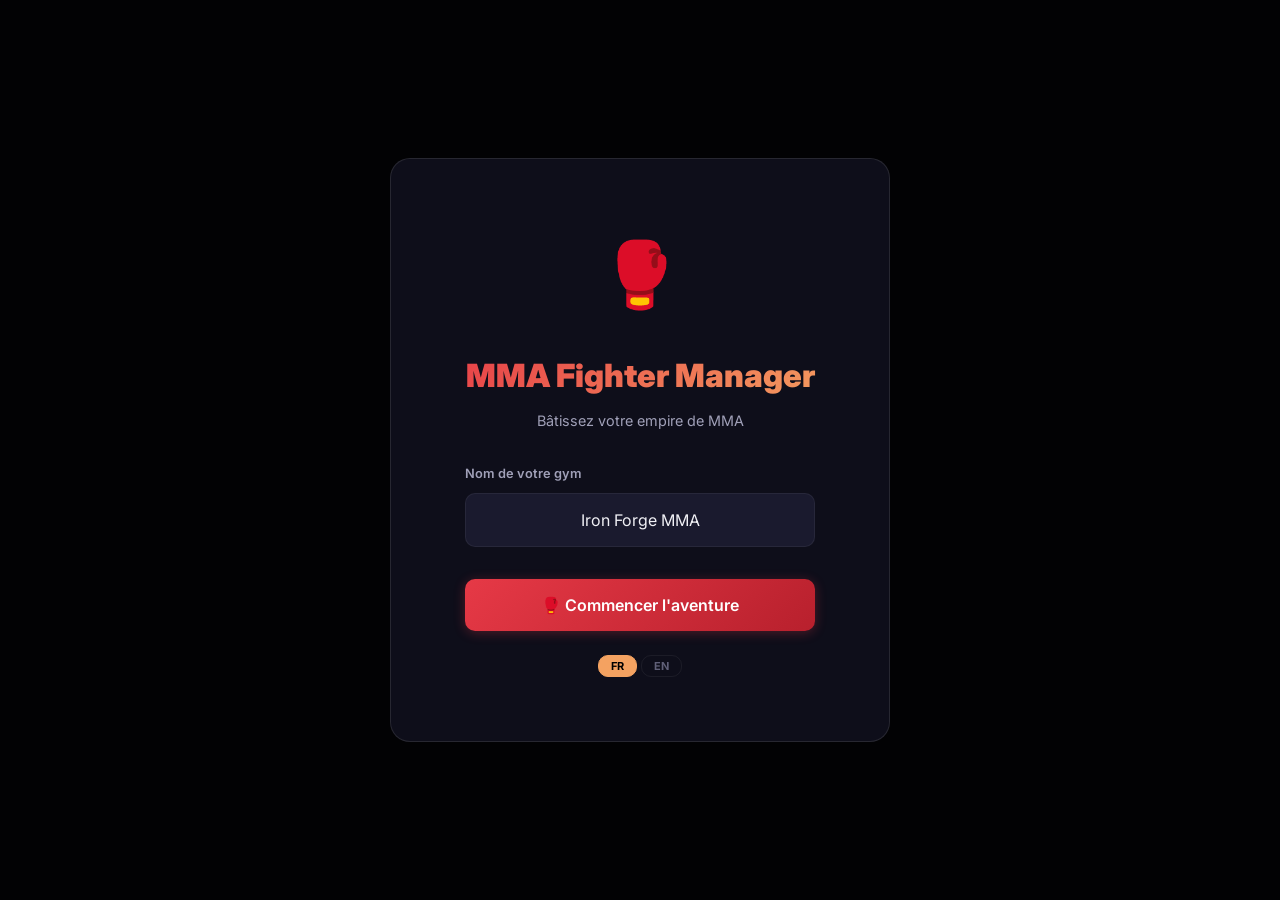
<file: index.html>
<!DOCTYPE html>
<html lang="fr">
<head>
  <meta charset="UTF-8">
  <meta name="viewport" content="width=device-width, initial-scale=1.0, maximum-scale=1.0, user-scalable=no">
  <meta name="description" content="MMA Fighter Manager — A Football Manager-style MMA gym management game. Train fighters, plan strategies, and conquer the Apex Fighting Championship.">
  <meta name="theme-color" content="#080810">
  <meta name="apple-mobile-web-app-capable" content="yes">
  <meta name="apple-mobile-web-app-status-bar-style" content="black-translucent">
  <meta name="apple-mobile-web-app-title" content="MMA Manager">
  <title>MMA Fighter Manager — Apex Fighting Championship</title>

  <!-- Favicon (emoji-based) -->
  <link rel="icon" href="data:image/svg+xml,<svg xmlns=%22http://www.w3.org/2000/svg%22 viewBox=%220 0 100 100%22><text y=%22.9em%22 font-size=%2290%22>🥊</text></svg>">

  <!-- Stylesheets -->
  <link rel="stylesheet" href="css/design-system.css?v=1780080587">
  <link rel="stylesheet" href="css/layout.css?v=1780080587">
  <link rel="stylesheet" href="css/components.css?v=1780080587">
  <link rel="stylesheet" href="css/views.css?v=1780080587">
</head>
<body>
  <div id="app">
    <!-- Loading state -->
    <div style="display: flex; align-items: center; justify-content: center; min-height: 100vh; flex-direction: column; gap: 1rem;">
      <div style="font-size: 3rem;">🥊</div>
      <div style="font-size: 1.2rem; font-weight: 700; background: linear-gradient(135deg, #e63946, #f4a261); -webkit-background-clip: text; -webkit-text-fill-color: transparent;">
        Loading MMA Fighter Manager...
      </div>
    </div>
  </div>

  <!-- Scripts (order matters — dependencies first) -->
  <!-- Data -->
  <script src="js/data/i18n.js?v=1780080587"></script>
  <script src="js/data/constants.js?v=1780080587"></script>
  <script src="js/data/names.js?v=1780080587"></script>
  <script src="js/data/events.js?v=1780080587"></script>

  <!-- Engines -->
  <script src="js/engine/fighter-generator.js?v=1780080587"></script>
  <script src="js/data/ai-fighters.js?v=1780080587"></script>
  <script src="js/engine/training-engine.js?v=1780080587"></script>
  <script src="js/engine/combat-engine.js?v=1780080587"></script>
  <script src="js/engine/season-engine.js?v=1780080587"></script>
  <script src="js/engine/league-engine.js?v=1780080587"></script>
  <script src="js/engine/finance-engine.js?v=1780080587"></script>
  <script src="js/engine/aging-engine.js?v=1780080587"></script>
  <script src="js/engine/event-engine.js?v=1780080587"></script>
  <script src="js/engine/milestone-engine.js?v=1780080587"></script>
  <script src="js/engine/trashtalk-engine.js?v=1780080587"></script>

  <!-- State -->
  <script src="js/state/game-state.js?v=1780080587"></script>
  <script src="js/state/save-manager.js?v=1780080587"></script>

  <!-- Views -->
  <script src="js/views/dashboard.js?v=1780080587"></script>
  <script src="js/views/fighters.js?v=1780080587"></script>
  <script src="js/views/training.js?v=1780080587"></script>
  <script src="js/views/agenda.js?v=1780080587"></script>
  <script src="js/views/rankings.js?v=1780080587"></script>
  <script src="js/views/finances.js?v=1780080587"></script>
  <script src="js/views/tutorial.js?v=1780080587"></script>
  <script src="js/views/market.js?v=1780080587"></script>
  <script src="js/views/press-conference.js?v=1780080587"></script>

  <!-- App (last — initializes everything) -->
  <script src="js/app.js?v=1780080587"></script>
</body>
</html>
</file>
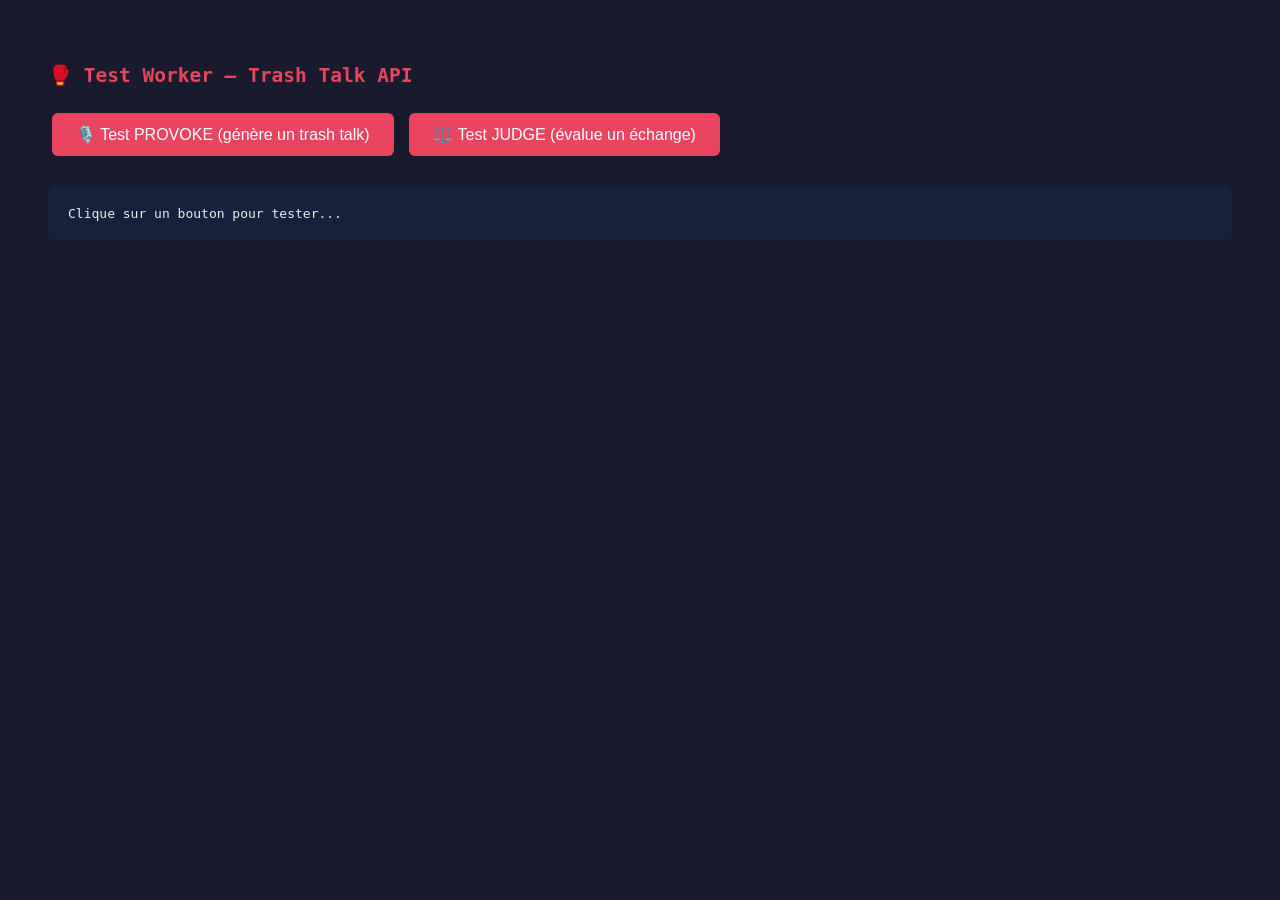
<file: worker/test.html>
<!DOCTYPE html>
<html>
<head><meta charset="UTF-8"><title>Test Worker</title>
<style>
  body { font-family: monospace; background: #1a1a2e; color: #eee; padding: 40px; }
  h2 { color: #e94560; }
  #result { background: #16213e; padding: 20px; border-radius: 8px; margin-top: 20px; white-space: pre-wrap; }
  button { background: #e94560; color: white; border: none; padding: 12px 24px; border-radius: 6px; font-size: 16px; cursor: pointer; margin: 10px 4px; }
  .ok { color: #4caf50; } .err { color: #f44336; }
</style>
</head>
<body>
<h2>🥊 Test Worker — Trash Talk API</h2>

<button onclick="testProvoke()">🎙️ Test PROVOKE (génère un trash talk)</button>
<button onclick="testJudge()">⚖️ Test JUDGE (évalue un échange)</button>

<div id="result">Clique sur un bouton pour tester...</div>

<script>
const WORKER = 'https://mma-trashtalk.lhoste-mathieu.workers.dev';

const fighter = {name:'Hugo Moreno',wins:10,losses:2,rank:5,style:'striker',personality:'confident',strengths:'striking (78)',weakness:'wrestling (52)',winStreak:6,lossStreak:0};
const opponent = {name:'Carlos Santos',wins:8,losses:5,rank:9,style:'wrestler',personality:'trashTalker',strengths:'wrestling (80)',weakness:'chin (55)',winStreak:0,lossStreak:1};
const context = {isTitle:false,rivalry:null,history:null};

function log(msg, cls='') {
  document.getElementById('result').innerHTML = `<span class="${cls}">${msg}</span>`;
}

async function testProvoke() {
  log('⏳ Appel en cours...');
  try {
    const res = await fetch(WORKER + '/provoke', {
      method: 'POST',
      headers: {'Content-Type': 'application/json'},
      body: JSON.stringify({ fighter, opponent, context, lang: 'fr' })
    });
    const data = await res.json();
    log(`✅ STATUS: ${res.status}\n\n🎙️ Trash talk de Carlos Santos:\n\n"${data.trashtalk || JSON.stringify(data)}"`, 'ok');
  } catch(e) {
    log('❌ ERREUR: ' + e.message, 'err');
  }
}

async function testJudge() {
  log('⏳ Appel en cours...');
  try {
    const res = await fetch(WORKER + '/judge', {
      method: 'POST',
      headers: {'Content-Type': 'application/json'},
      body: JSON.stringify({
        provocation: "Moreno parle de son win streak mais il a jamais battu un vrai lutteur. Je le mets au sol dès le premier échange.",
        response: "Santos a 5 défaites et une gueule cassée. Mon striking va régler le problème rapidement.",
        fighter, opponent, context, lang: 'fr'
      })
    });
    const data = await res.json();
    log(`✅ STATUS: ${res.status}\n\n⚖️ Verdict:\n${JSON.stringify(data, null, 2)}`, 'ok');
  } catch(e) {
    log('❌ ERREUR: ' + e.message, 'err');
  }
}
</script>
</body>
</html>
</file>
<file: css/design-system.css>
/* ============================================
   MMA Fighter Manager — Design System
   ============================================ */

@import url('https://fonts.googleapis.com/css2?family=Inter:wght@300;400;500;600;700;800;900&display=swap');

/* --- CSS Custom Properties --- */
:root {
  /* Background */
  --bg-primary: #080810;
  --bg-secondary: #0e0e1a;
  --bg-tertiary: #141425;
  --bg-surface: #1a1a2e;
  --bg-elevated: #22223a;

  /* Accent Colors */
  --accent-red: #e63946;
  --accent-red-light: #ff4d5a;
  --accent-red-dark: #b8202d;
  --accent-red-glow: rgba(230, 57, 70, 0.3);
  --accent-orange: #f4a261;
  --accent-orange-light: #ffb87a;
  --accent-orange-dark: #d4884e;
  --accent-orange-glow: rgba(244, 162, 97, 0.3);

  /* Semantic Colors */
  --color-success: #2ecc71;
  --color-success-glow: rgba(46, 204, 113, 0.25);
  --color-warning: #f39c12;
  --color-warning-glow: rgba(243, 156, 18, 0.25);
  --color-danger: #e74c3c;
  --color-danger-glow: rgba(231, 76, 60, 0.25);
  --color-info: #3498db;
  --color-info-glow: rgba(52, 152, 219, 0.25);

  /* Text */
  --text-primary: #f0f0f5;
  --text-secondary: #a0a0b8;
  --text-muted: #606078;
  --text-inverse: #080810;

  /* Borders */
  --border-subtle: rgba(255, 255, 255, 0.06);
  --border-light: rgba(255, 255, 255, 0.1);
  --border-medium: rgba(255, 255, 255, 0.15);
  --border-accent: rgba(230, 57, 70, 0.4);

  /* Glassmorphism */
  --glass-bg: rgba(255, 255, 255, 0.03);
  --glass-bg-hover: rgba(255, 255, 255, 0.06);
  --glass-blur: blur(16px);
  --glass-border: 1px solid var(--border-subtle);

  /* Shadows */
  --shadow-sm: 0 2px 8px rgba(0, 0, 0, 0.3);
  --shadow-md: 0 4px 16px rgba(0, 0, 0, 0.4);
  --shadow-lg: 0 8px 32px rgba(0, 0, 0, 0.5);
  --shadow-glow-red: 0 0 20px var(--accent-red-glow);
  --shadow-glow-orange: 0 0 20px var(--accent-orange-glow);

  /* Typography */
  --font-family: 'Inter', -apple-system, BlinkMacSystemFont, 'Segoe UI', sans-serif;
  --font-xs: 0.7rem;
  --font-sm: 0.8rem;
  --font-base: 0.9rem;
  --font-md: 1rem;
  --font-lg: 1.15rem;
  --font-xl: 1.35rem;
  --font-2xl: 1.65rem;
  --font-3xl: 2rem;
  --font-4xl: 2.5rem;

  /* Spacing */
  --space-xs: 0.25rem;
  --space-sm: 0.5rem;
  --space-md: 1rem;
  --space-lg: 1.5rem;
  --space-xl: 2rem;
  --space-2xl: 3rem;
  --space-3xl: 4rem;

  /* Border Radius */
  --radius-sm: 6px;
  --radius-md: 10px;
  --radius-lg: 14px;
  --radius-xl: 20px;
  --radius-full: 50%;

  /* Transitions */
  --transition-fast: 150ms ease;
  --transition-base: 250ms ease;
  --transition-slow: 400ms ease;

  /* Sidebar */
  --sidebar-width: 250px;
}

/* --- Reset --- */
*,
*::before,
*::after {
  box-sizing: border-box;
  margin: 0;
  padding: 0;
}

html {
  font-size: 16px;
  scroll-behavior: smooth;
  -webkit-font-smoothing: antialiased;
  -moz-osx-font-smoothing: grayscale;
}

body {
  font-family: var(--font-family);
  font-size: var(--font-base);
  font-weight: 400;
  line-height: 1.6;
  color: var(--text-primary);
  background-color: var(--bg-primary);
  min-height: 100vh;
  overflow-x: hidden;
}

a {
  color: var(--accent-orange);
  text-decoration: none;
  transition: color var(--transition-fast);
}

a:hover {
  color: var(--accent-orange-light);
}

button {
  font-family: var(--font-family);
  cursor: pointer;
  border: none;
  outline: none;
  background: none;
}

input, select, textarea {
  font-family: var(--font-family);
  font-size: var(--font-base);
  color: var(--text-primary);
  background: var(--bg-surface);
  border: var(--glass-border);
  border-radius: var(--radius-sm);
  padding: var(--space-sm) var(--space-md);
  outline: none;
  transition: border-color var(--transition-fast);
}

input:focus, select:focus, textarea:focus {
  border-color: var(--accent-red);
}

select {
  appearance: none;
  -webkit-appearance: none;
  background-image: url("data:image/svg+xml,%3Csvg xmlns='http://www.w3.org/2000/svg' width='12' height='12' viewBox='0 0 12 12'%3E%3Cpath fill='%23a0a0b8' d='M6 8L1 3h10z'/%3E%3C/svg%3E");
  background-repeat: no-repeat;
  background-position: right 12px center;
  padding-right: 32px;
}

ul, ol {
  list-style: none;
}

img {
  max-width: 100%;
  display: block;
}

/* --- Typography --- */
h1, h2, h3, h4, h5, h6 {
  font-weight: 700;
  line-height: 1.2;
  color: var(--text-primary);
}

h1 { font-size: var(--font-4xl); font-weight: 900; letter-spacing: -0.02em; }
h2 { font-size: var(--font-3xl); font-weight: 800; letter-spacing: -0.01em; }
h3 { font-size: var(--font-2xl); font-weight: 700; }
h4 { font-size: var(--font-xl); font-weight: 600; }
h5 { font-size: var(--font-lg); font-weight: 600; }
h6 { font-size: var(--font-md); font-weight: 500; }

.text-muted { color: var(--text-muted); }
.text-secondary { color: var(--text-secondary); }
.text-accent { color: var(--accent-red); }
.text-orange { color: var(--accent-orange); }
.text-success { color: var(--color-success); }
.text-warning { color: var(--color-warning); }
.text-danger { color: var(--color-danger); }

/* --- Scrollbar --- */
::-webkit-scrollbar {
  width: 6px;
  height: 6px;
}

::-webkit-scrollbar-track {
  background: transparent;
}

::-webkit-scrollbar-thumb {
  background: rgba(255, 255, 255, 0.1);
  border-radius: 3px;
}

::-webkit-scrollbar-thumb:hover {
  background: rgba(255, 255, 255, 0.2);
}

/* --- Animations --- */
@keyframes fadeIn {
  from { opacity: 0; }
  to { opacity: 1; }
}

@keyframes fadeInUp {
  from { opacity: 0; transform: translateY(20px); }
  to { opacity: 1; transform: translateY(0); }
}

@keyframes fadeInDown {
  from { opacity: 0; transform: translateY(-20px); }
  to { opacity: 1; transform: translateY(0); }
}

@keyframes slideInLeft {
  from { opacity: 0; transform: translateX(-30px); }
  to { opacity: 1; transform: translateX(0); }
}

@keyframes slideInRight {
  from { opacity: 0; transform: translateX(30px); }
  to { opacity: 1; transform: translateX(0); }
}

@keyframes scaleIn {
  from { opacity: 0; transform: scale(0.9); }
  to { opacity: 1; transform: scale(1); }
}

@keyframes pulse {
  0%, 100% { opacity: 1; }
  50% { opacity: 0.5; }
}

@keyframes shimmer {
  0% { background-position: -200% 0; }
  100% { background-position: 200% 0; }
}

@keyframes glowPulse {
  0%, 100% { box-shadow: 0 0 5px var(--accent-red-glow); }
  50% { box-shadow: 0 0 20px var(--accent-red-glow), 0 0 40px rgba(230, 57, 70, 0.1); }
}

@keyframes countUp {
  from { opacity: 0; transform: translateY(10px); }
  to { opacity: 1; transform: translateY(0); }
}

@keyframes barFill {
  from { width: 0; }
}

.animate-fade-in { animation: fadeIn var(--transition-base) ease forwards; }
.animate-fade-in-up { animation: fadeInUp var(--transition-slow) ease forwards; }
.animate-fade-in-down { animation: fadeInDown var(--transition-slow) ease forwards; }
.animate-slide-in-left { animation: slideInLeft var(--transition-slow) ease forwards; }
.animate-slide-in-right { animation: slideInRight var(--transition-slow) ease forwards; }
.animate-scale-in { animation: scaleIn var(--transition-base) ease forwards; }
.animate-pulse { animation: pulse 2s ease-in-out infinite; }

/* Staggered animation delays */
.stagger-1 { animation-delay: 50ms; }
.stagger-2 { animation-delay: 100ms; }
.stagger-3 { animation-delay: 150ms; }
.stagger-4 { animation-delay: 200ms; }
.stagger-5 { animation-delay: 250ms; }
.stagger-6 { animation-delay: 300ms; }
.stagger-7 { animation-delay: 350ms; }
.stagger-8 { animation-delay: 400ms; }

/* --- Utility Classes --- */
.flex { display: flex; }
.flex-col { flex-direction: column; }
.flex-wrap { flex-wrap: wrap; }
.items-center { align-items: center; }
.items-start { align-items: flex-start; }
.items-end { align-items: flex-end; }
.justify-center { justify-content: center; }
.justify-between { justify-content: space-between; }
.justify-end { justify-content: flex-end; }
.gap-xs { gap: var(--space-xs); }
.gap-sm { gap: var(--space-sm); }
.gap-md { gap: var(--space-md); }
.gap-lg { gap: var(--space-lg); }
.gap-xl { gap: var(--space-xl); }

.grid { display: grid; }
.grid-2 { grid-template-columns: repeat(2, 1fr); }
.grid-3 { grid-template-columns: repeat(3, 1fr); }
.grid-4 { grid-template-columns: repeat(4, 1fr); }

.w-full { width: 100%; }
.h-full { height: 100%; }
.relative { position: relative; }
.absolute { position: absolute; }
.overflow-hidden { overflow: hidden; }
.truncate { overflow: hidden; text-overflow: ellipsis; white-space: nowrap; }

.mt-sm { margin-top: var(--space-sm); }
.mt-md { margin-top: var(--space-md); }
.mt-lg { margin-top: var(--space-lg); }
.mb-sm { margin-bottom: var(--space-sm); }
.mb-md { margin-bottom: var(--space-md); }
.mb-lg { margin-bottom: var(--space-lg); }

.p-sm { padding: var(--space-sm); }
.p-md { padding: var(--space-md); }
.p-lg { padding: var(--space-lg); }
.p-xl { padding: var(--space-xl); }

.font-medium { font-weight: 500; }
.font-semibold { font-weight: 600; }
.font-bold { font-weight: 700; }
.font-black { font-weight: 900; }

.text-xs { font-size: var(--font-xs); }
.text-sm { font-size: var(--font-sm); }
.text-base { font-size: var(--font-base); }
.text-md { font-size: var(--font-md); }
.text-lg { font-size: var(--font-lg); }
.text-xl { font-size: var(--font-xl); }
.text-center { text-align: center; }
.text-right { text-align: right; }
.uppercase { text-transform: uppercase; }
.tracking-wide { letter-spacing: 0.05em; }

.hidden { display: none !important; }
.sr-only {
  position: absolute;
  width: 1px;
  height: 1px;
  padding: 0;
  margin: -1px;
  overflow: hidden;
  clip: rect(0, 0, 0, 0);
  white-space: nowrap;
  border: 0;
}

.mt-xs { margin-top: var(--space-xs); }

/* --- Focus Visible (Accessibility) --- */
.btn:focus-visible,
.nav-item:focus-visible,
.tab:focus-visible,
.training-pill:focus-visible,
.camp-pill:focus-visible,
.fighter-mini-row:focus-visible,
.offer-fighter-clickable:focus-visible {
  outline: 2px solid var(--accent-red);
  outline-offset: 2px;
  border-radius: var(--radius-sm);
}

.card:focus-visible {
  outline: 2px solid var(--accent-orange);
  outline-offset: 2px;
}

/* --- Reduced Motion --- */
@media (prefers-reduced-motion: reduce) {
  *,
  *::before,
  *::after {
    animation-duration: 0.01ms !important;
    animation-iteration-count: 1 !important;
    transition-duration: 0.01ms !important;
    scroll-behavior: auto !important;
  }
}
</file>
<file: css/layout.css>
/* ============================================
   MMA Fighter Manager — Layout
   ============================================ */

/* --- App Shell --- */
.app {
  display: flex;
  min-height: 100vh;
}

/* --- Sidebar --- */
.sidebar {
  position: fixed;
  top: 0;
  left: 0;
  width: var(--sidebar-width);
  height: 100vh;
  background: var(--bg-secondary);
  border-right: 1px solid var(--border-subtle);
  display: flex;
  flex-direction: column;
  z-index: 100;
  overflow-y: auto;
  transition: transform var(--transition-base);
}

.sidebar-header {
  padding: var(--space-xl) var(--space-lg);
  border-bottom: 1px solid var(--border-subtle);
}

.sidebar-logo {
  display: flex;
  align-items: center;
  gap: var(--space-sm);
  margin-bottom: var(--space-sm);
}

.sidebar-logo-icon {
  width: 36px;
  height: 36px;
  background: linear-gradient(135deg, var(--accent-red), var(--accent-orange));
  border-radius: var(--radius-md);
  display: flex;
  align-items: center;
  justify-content: center;
  font-size: 1.2rem;
  font-weight: 900;
  color: white;
  flex-shrink: 0;
}

.sidebar-logo-text {
  font-size: var(--font-lg);
  font-weight: 800;
  background: linear-gradient(135deg, var(--accent-red), var(--accent-orange));
  -webkit-background-clip: text;
  -webkit-text-fill-color: transparent;
  background-clip: text;
  letter-spacing: -0.02em;
}

.sidebar-gym-name {
  font-size: var(--font-sm);
  color: var(--text-secondary);
  margin-top: var(--space-xs);
}

.sidebar-week {
  display: flex;
  align-items: center;
  gap: var(--space-sm);
  margin-top: var(--space-sm);
  padding: var(--space-sm) var(--space-md);
  background: var(--glass-bg);
  border-radius: var(--radius-sm);
  border: var(--glass-border);
  font-size: var(--font-sm);
  color: var(--text-secondary);
}

.sidebar-week-number {
  color: var(--accent-orange);
  font-weight: 700;
}

/* --- Navigation --- */
.sidebar-nav {
  flex: 1;
  padding: var(--space-md) var(--space-sm);
}

.nav-section-label {
  font-size: var(--font-xs);
  font-weight: 600;
  color: var(--text-muted);
  text-transform: uppercase;
  letter-spacing: 0.08em;
  padding: var(--space-md) var(--space-md) var(--space-sm);
}

.nav-item {
  display: flex;
  align-items: center;
  gap: var(--space-md);
  padding: var(--space-sm) var(--space-md);
  margin: 2px 0;
  border-radius: var(--radius-md);
  color: var(--text-secondary);
  font-size: var(--font-base);
  font-weight: 500;
  cursor: pointer;
  transition: all var(--transition-fast);
  position: relative;
  user-select: none;
}

.nav-item:hover {
  background: var(--glass-bg-hover);
  color: var(--text-primary);
}

.nav-item.active {
  background: rgba(230, 57, 70, 0.1);
  color: var(--accent-red);
  font-weight: 600;
}

.nav-item.active::before {
  content: '';
  position: absolute;
  left: 0;
  top: 50%;
  transform: translateY(-50%);
  width: 3px;
  height: 60%;
  background: var(--accent-red);
  border-radius: 0 2px 2px 0;
}

.nav-item-icon {
  font-size: 1.15rem;
  width: 24px;
  text-align: center;
  flex-shrink: 0;
}

.nav-item-badge {
  margin-left: auto;
  background: var(--accent-red);
  color: white;
  font-size: var(--font-xs);
  font-weight: 700;
  padding: 1px 7px;
  border-radius: 10px;
  min-width: 20px;
  text-align: center;
}

/* --- Sidebar Footer --- */
.sidebar-footer {
  padding: var(--space-md) var(--space-lg);
  border-top: 1px solid var(--border-subtle);
  margin-top: auto;
  position: sticky;
  bottom: 0;
  background: var(--bg-secondary);
  z-index: 2;
}

.sidebar-budget {
  display: flex;
  align-items: center;
  justify-content: space-between;
  font-size: var(--font-sm);
}

.sidebar-budget-label {
  color: var(--text-muted);
}

.sidebar-budget-value {
  font-weight: 700;
  color: var(--color-success);
}

.sidebar-budget-value.negative {
  color: var(--color-danger);
}

.sidebar-actions {
  display: flex;
  flex-direction: column;
  gap: var(--space-sm);
  margin-top: var(--space-md);
}

.lang-toggle {
  display: flex;
  gap: 4px;
  margin-top: var(--space-sm);
  justify-content: center;
}

.lang-btn {
  background: transparent;
  border: 1px solid var(--border-subtle);
  color: var(--text-muted);
  font-size: 11px;
  font-weight: 700;
  padding: 3px 12px;
  border-radius: var(--radius-md);
  cursor: pointer;
  transition: all var(--transition-fast);
}

.lang-btn:hover {
  border-color: var(--border-light);
  color: var(--text-secondary);
}

.lang-btn.active {
  background: var(--accent-orange);
  border-color: var(--accent-orange);
  color: #000;
}

.btn-new-game {
  background: transparent;
  border: 1px solid var(--border-subtle);
  color: var(--text-muted);
  font-size: var(--font-xs);
  font-weight: 500;
  padding: var(--space-xs) var(--space-md);
  border-radius: var(--radius-md);
  cursor: pointer;
  transition: all var(--transition-fast);
  text-align: center;
}

.btn-new-game:hover {
  border-color: var(--color-danger);
  color: var(--color-danger);
  background: rgba(230, 57, 70, 0.06);
}

.btn-danger {
  background: var(--color-danger);
  color: white;
  border: none;
  font-weight: 600;
}

.btn-danger:hover {
  background: #c1313d;
}

/* --- Main Content --- */
.main-content {
  margin-left: var(--sidebar-width);
  flex: 1;
  min-height: 100vh;
  position: relative;
}

.main-content::before {
  content: '';
  position: fixed;
  top: 0;
  left: var(--sidebar-width);
  right: 0;
  height: 300px;
  background: radial-gradient(ellipse at 50% 0%, rgba(230, 57, 70, 0.06) 0%, transparent 70%);
  pointer-events: none;
  z-index: 0;
}

.view-container {
  padding: var(--space-2xl);
  max-width: 1400px;
  position: relative;
  z-index: 1;
  animation: fadeIn 0.3s ease;
}

.view-header {
  display: flex;
  align-items: center;
  justify-content: space-between;
  margin-bottom: var(--space-xl);
}

.view-title {
  font-size: var(--font-3xl);
  font-weight: 800;
  letter-spacing: -0.02em;
}

.view-subtitle {
  font-size: var(--font-base);
  color: var(--text-secondary);
  margin-top: var(--space-xs);
}

/* --- Grid Layouts --- */
.dashboard-grid {
  display: grid;
  grid-template-columns: repeat(3, 1fr);
  gap: var(--space-lg);
}

.dashboard-grid-wide {
  grid-column: span 2;
}

.dashboard-grid-full {
  grid-column: span 3;
}

.fighters-grid {
  display: grid;
  grid-template-columns: repeat(auto-fill, minmax(320px, 1fr));
  gap: var(--space-lg);
}

.training-grid {
  display: grid;
  grid-template-columns: repeat(auto-fill, minmax(350px, 1fr));
  gap: var(--space-lg);
}

/* --- Mobile Header --- */
.mobile-header {
  display: none;
  position: fixed;
  top: 0;
  left: 0;
  right: 0;
  height: 56px;
  background: var(--bg-secondary);
  border-bottom: 1px solid var(--border-subtle);
  z-index: 150;
  align-items: center;
  padding: 0 var(--space-md);
  gap: var(--space-md);
}

.mobile-menu-btn {
  width: 36px;
  height: 36px;
  display: flex;
  flex-direction: column;
  align-items: center;
  justify-content: center;
  gap: 5px;
  background: none;
  border: none;
  cursor: pointer;
  padding: 6px;
  border-radius: var(--radius-sm);
  transition: background 0.2s;
  flex-shrink: 0;
}

.mobile-menu-btn:hover {
  background: var(--glass-bg-hover);
}

.mobile-menu-btn span {
  display: block;
  width: 20px;
  height: 2px;
  background: var(--text-primary);
  border-radius: 2px;
  transition: all 0.3s ease;
}

.mobile-menu-btn.active span:nth-child(1) {
  transform: translateY(7px) rotate(45deg);
}
.mobile-menu-btn.active span:nth-child(2) {
  opacity: 0;
}
.mobile-menu-btn.active span:nth-child(3) {
  transform: translateY(-7px) rotate(-45deg);
}

.mobile-header-title {
  font-weight: 800;
  font-size: var(--font-base);
  background: linear-gradient(135deg, var(--accent-red), var(--accent-orange));
  -webkit-background-clip: text;
  -webkit-text-fill-color: transparent;
  background-clip: text;
}

.mobile-header-week {
  margin-left: auto;
  font-size: var(--font-xs);
  color: var(--text-muted);
  font-weight: 600;
}

/* --- Sidebar overlay for mobile --- */
.sidebar-overlay {
  display: none;
  position: fixed;
  inset: 0;
  background: rgba(0, 0, 0, 0.6);
  z-index: 99;
  opacity: 0;
  transition: opacity 0.3s ease;
  pointer-events: none;
}

.sidebar-overlay.active {
  opacity: 1;
  pointer-events: auto;
}

/* --- Responsive --- */
@media (max-width: 1200px) {
  .dashboard-grid {
    grid-template-columns: repeat(2, 1fr);
  }
  .dashboard-grid-wide {
    grid-column: span 2;
  }
  .dashboard-grid-full {
    grid-column: span 2;
  }
}

@media (max-width: 900px) {
  /* Show mobile header */
  .mobile-header {
    display: flex;
  }

  .sidebar-overlay {
    display: block;
  }

  /* Sidebar as mobile drawer */
  .sidebar {
    transform: translateX(-100%);
    top: 0;
    box-shadow: none;
  }
  .sidebar.open {
    transform: translateX(0);
    box-shadow: 4px 0 20px rgba(0, 0, 0, 0.5);
  }

  /* Main content fills the screen */
  .main-content {
    margin-left: 0;
    padding-top: 56px;
  }
  .main-content::before {
    left: 0;
    top: 56px;
  }

  .dashboard-grid {
    grid-template-columns: 1fr;
  }
  .dashboard-grid-wide,
  .dashboard-grid-full {
    grid-column: span 1;
  }
  .view-container {
    padding: var(--space-md);
  }

  /* View header tighter */
  .view-header {
    flex-direction: column;
    align-items: flex-start;
    gap: var(--space-sm);
  }

  .training-grid {
    grid-template-columns: 1fr;
  }
}

/* --- Small phones --- */
@media (max-width: 480px) {
  .view-container {
    padding: var(--space-sm);
  }

  .view-title {
    font-size: var(--font-lg);
  }

  .card {
    border-radius: var(--radius-md);
  }

  .modal-overlay {
    padding: var(--space-sm);
  }

  .modal {
    border-radius: var(--radius-md);
    max-height: 95vh;
  }

  .modal-header {
    padding: var(--space-md);
  }

  .modal-body {
    padding: var(--space-md);
  }

  .modal-footer {
    padding: var(--space-md);
  }

  .modal-title {
    font-size: var(--font-lg);
  }
}
</file>
<file: css/components.css>
/* ============================================
   MMA Fighter Manager — Components
   ============================================ */

/* --- Cards --- */
.card {
  background: var(--glass-bg);
  backdrop-filter: var(--glass-blur);
  -webkit-backdrop-filter: var(--glass-blur);
  border: var(--glass-border);
  border-radius: var(--radius-lg);
  padding: var(--space-lg);
  transition: all var(--transition-base);
  position: relative;
  overflow: hidden;
}

.card::before {
  content: '';
  position: absolute;
  top: 0;
  left: 0;
  right: 0;
  height: 1px;
  background: linear-gradient(90deg, transparent, rgba(255,255,255,0.08), transparent);
}

.card:hover {
  background: var(--glass-bg-hover);
  border-color: var(--border-light);
}

/* Interactive cards get lift effect */
.card-interactive:hover {
  transform: translateY(-2px);
  box-shadow: var(--shadow-md);
}

.card-static {
  /* No hover effects */
}
.card-static:hover {
  transform: none;
  box-shadow: none;
}

.card-header {
  display: flex;
  align-items: center;
  justify-content: space-between;
  margin-bottom: var(--space-md);
}

.card-title {
  font-size: var(--font-md);
  font-weight: 700;
  color: var(--text-primary);
  display: flex;
  align-items: center;
  gap: var(--space-sm);
}

.card-title-icon {
  font-size: 1.1rem;
}

.card-accent {
  border-color: var(--border-accent);
}

.card-accent::before {
  background: linear-gradient(90deg, transparent, var(--accent-red-glow), transparent);
}

/* --- Buttons --- */
.btn {
  display: inline-flex;
  align-items: center;
  justify-content: center;
  gap: var(--space-sm);
  padding: var(--space-sm) var(--space-lg);
  font-size: var(--font-sm);
  font-weight: 600;
  border-radius: var(--radius-md);
  transition: all var(--transition-fast);
  white-space: nowrap;
  user-select: none;
  position: relative;
  overflow: hidden;
}

.btn::after {
  content: '';
  position: absolute;
  inset: 0;
  background: linear-gradient(135deg, rgba(255,255,255,0.1), transparent);
  opacity: 0;
  transition: opacity var(--transition-fast);
}

.btn:hover::after {
  opacity: 1;
}

.btn:active {
  transform: scale(0.97);
}

.btn-primary {
  background: linear-gradient(135deg, var(--accent-red), var(--accent-red-dark));
  color: white;
  box-shadow: 0 2px 12px var(--accent-red-glow);
}

.btn-primary:hover {
  box-shadow: 0 4px 20px var(--accent-red-glow);
  transform: translateY(-1px);
}

.btn-secondary {
  background: var(--glass-bg);
  border: var(--glass-border);
  color: var(--text-primary);
}

.btn-secondary:hover {
  background: var(--glass-bg-hover);
  border-color: var(--border-light);
}

.btn-orange {
  background: linear-gradient(135deg, var(--accent-orange), var(--accent-orange-dark));
  color: var(--text-inverse);
  box-shadow: 0 2px 12px var(--accent-orange-glow);
}

.btn-orange:hover {
  box-shadow: 0 4px 20px var(--accent-orange-glow);
  transform: translateY(-1px);
}

.btn-success {
  background: linear-gradient(135deg, var(--color-success), #27ae60);
  color: white;
  box-shadow: 0 2px 12px var(--color-success-glow);
}

.btn-danger {
  background: linear-gradient(135deg, var(--color-danger), #c0392b);
  color: white;
}

.btn-ghost {
  background: transparent;
  color: var(--text-secondary);
  padding: var(--space-xs) var(--space-sm);
}

.btn-ghost:hover {
  color: var(--text-primary);
  background: var(--glass-bg);
}

.btn-sm {
  padding: var(--space-xs) var(--space-md);
  font-size: var(--font-xs);
}

.btn-lg {
  padding: var(--space-md) var(--space-xl);
  font-size: var(--font-md);
}

.btn-block {
  width: 100%;
}

.btn:disabled {
  opacity: 0.4;
  cursor: not-allowed;
  transform: none !important;
}

/* Advance Week Button */
.btn-advance-week {
  background: linear-gradient(135deg, var(--accent-red), var(--accent-orange));
  color: white;
  font-weight: 700;
  font-size: var(--font-md);
  padding: var(--space-md) var(--space-xl);
  border-radius: var(--radius-md);
  box-shadow: 0 4px 24px rgba(230, 57, 70, 0.3);
  letter-spacing: 0.02em;
  width: 100%;
  animation: glowPulse 3s ease-in-out infinite;
}

.btn-advance-week:hover {
  box-shadow: 0 6px 32px rgba(230, 57, 70, 0.5);
  transform: translateY(-2px);
}

/* --- Badges --- */
.badge {
  display: inline-flex;
  align-items: center;
  gap: 4px;
  padding: 2px 10px;
  font-size: var(--font-xs);
  font-weight: 600;
  border-radius: 20px;
  letter-spacing: 0.02em;
}

.badge-available {
  background: rgba(46, 204, 113, 0.15);
  color: var(--color-success);
  border: 1px solid rgba(46, 204, 113, 0.25);
}

.badge-injured {
  background: rgba(231, 76, 60, 0.15);
  color: var(--color-danger);
  border: 1px solid rgba(231, 76, 60, 0.25);
}

.badge-camp {
  background: rgba(244, 162, 97, 0.15);
  color: var(--accent-orange);
  border: 1px solid rgba(244, 162, 97, 0.25);
}

.badge-champion {
  background: linear-gradient(135deg, rgba(255, 215, 0, 0.2), rgba(255, 165, 0, 0.15));
  color: #ffd700;
  border: 1px solid rgba(255, 215, 0, 0.3);
}

.badge-style {
  background: rgba(255, 255, 255, 0.06);
  color: var(--text-secondary);
  border: 1px solid var(--border-subtle);
}

.badge-win {
  background: rgba(46, 204, 113, 0.15);
  color: var(--color-success);
}

.badge-loss {
  background: rgba(231, 76, 60, 0.15);
  color: var(--color-danger);
}

/* --- Stat Bars --- */
.stat-bar-container {
  display: flex;
  align-items: center;
  gap: var(--space-md);
  margin-bottom: var(--space-sm);
}

.stat-bar-label {
  font-size: var(--font-xs);
  font-weight: 600;
  color: var(--text-secondary);
  width: 90px;
  text-transform: uppercase;
  letter-spacing: 0.04em;
  flex-shrink: 0;
}

.stat-bar-track {
  flex: 1;
  height: 6px;
  background: rgba(255, 255, 255, 0.06);
  border-radius: 3px;
  overflow: hidden;
  position: relative;
}

.stat-bar-fill {
  height: 100%;
  border-radius: 3px;
  transition: width 0.8s cubic-bezier(0.4, 0, 0.2, 1);
  position: relative;
  animation: barFill 1s ease forwards;
}

.stat-bar-fill.stat-low {
  background: linear-gradient(90deg, #e74c3c, #e67e22);
}

.stat-bar-fill.stat-mid {
  background: linear-gradient(90deg, #f39c12, #f4a261);
}

.stat-bar-fill.stat-high {
  background: linear-gradient(90deg, #2ecc71, #27ae60);
}

.stat-bar-fill.stat-elite {
  background: linear-gradient(90deg, var(--accent-red), var(--accent-orange));
}

.stat-bar-value {
  font-size: var(--font-xs);
  font-weight: 700;
  color: var(--text-primary);
  width: 30px;
  text-align: right;
  flex-shrink: 0;
}

/* --- Radar Chart --- */
.radar-chart-container {
  display: flex;
  justify-content: center;
  align-items: center;
  padding: var(--space-md);
}

.radar-chart {
  width: 260px;
  height: 260px;
}

.radar-chart .radar-grid {
  fill: none;
  stroke: rgba(255, 255, 255, 0.06);
  stroke-width: 1;
}

.radar-chart .radar-axis {
  stroke: rgba(255, 255, 255, 0.08);
  stroke-width: 1;
}

.radar-chart .radar-area {
  fill: rgba(230, 57, 70, 0.2);
  stroke: var(--accent-red);
  stroke-width: 2;
  transition: all var(--transition-base);
}

.radar-chart .radar-area:hover {
  fill: rgba(230, 57, 70, 0.35);
}

.radar-chart .radar-point {
  fill: var(--accent-red);
  stroke: white;
  stroke-width: 1.5;
  r: 3.5;
  transition: r var(--transition-fast);
}

.radar-chart .radar-point:hover {
  r: 5;
}

.radar-chart .radar-label {
  fill: var(--text-secondary);
  font-size: 10px;
  font-weight: 600;
  text-anchor: middle;
  text-transform: uppercase;
  letter-spacing: 0.04em;
}

/* --- Modal --- */
.modal-overlay {
  position: fixed;
  inset: 0;
  background: rgba(0, 0, 0, 0.7);
  backdrop-filter: blur(4px);
  display: flex;
  align-items: center;
  justify-content: center;
  z-index: 1000;
  animation: fadeIn 0.2s ease;
  padding: var(--space-xl);
}

.modal {
  background: var(--bg-secondary);
  border: 1px solid var(--border-light);
  border-radius: var(--radius-xl);
  width: 100%;
  max-width: 800px;
  max-height: 90vh;
  overflow-y: auto;
  animation: scaleIn 0.25s ease;
  position: relative;
}

.modal-header {
  display: flex;
  align-items: center;
  justify-content: space-between;
  padding: var(--space-lg) var(--space-xl);
  border-bottom: 1px solid var(--border-subtle);
  position: sticky;
  top: 0;
  background: var(--bg-secondary);
  z-index: 1;
}

.modal-title {
  font-size: var(--font-xl);
  font-weight: 700;
}

.modal-close {
  width: 32px;
  height: 32px;
  display: flex;
  align-items: center;
  justify-content: center;
  border-radius: var(--radius-sm);
  color: var(--text-muted);
  font-size: 1.2rem;
  transition: all var(--transition-fast);
}

.modal-close:hover {
  background: var(--glass-bg-hover);
  color: var(--text-primary);
}

.modal-body {
  padding: var(--space-xl);
}

.modal-footer {
  display: flex;
  align-items: center;
  justify-content: flex-end;
  gap: var(--space-sm);
  padding: var(--space-lg) var(--space-xl);
  border-top: 1px solid var(--border-subtle);
}

/* --- Modal Large (for fight details) --- */
.modal-lg {
  max-width: 1000px;
}

/* --- Toast Notifications --- */
.toast-container {
  position: fixed;
  top: var(--space-lg);
  right: var(--space-lg);
  z-index: 2000;
  display: flex;
  flex-direction: column;
  gap: var(--space-sm);
}

.toast {
  display: flex;
  align-items: center;
  gap: var(--space-md);
  padding: var(--space-md) var(--space-lg);
  background: var(--bg-elevated);
  border: 1px solid var(--border-light);
  border-radius: var(--radius-md);
  box-shadow: var(--shadow-lg);
  animation: slideInRight 0.3s ease, fadeIn 0.3s ease;
  min-width: 300px;
  max-width: 450px;
}

.toast-icon {
  font-size: 1.2rem;
  flex-shrink: 0;
}

.toast-message {
  font-size: var(--font-sm);
  flex: 1;
}

.toast-close {
  color: var(--text-muted);
  cursor: pointer;
  font-size: 1rem;
  flex-shrink: 0;
}

.toast-success { border-left: 3px solid var(--color-success); }
.toast-warning { border-left: 3px solid var(--color-warning); }
.toast-danger { border-left: 3px solid var(--color-danger); }
.toast-info { border-left: 3px solid var(--color-info); }

/* --- Fight Log --- */
.fight-log {
  font-family: var(--font-family);
}

.fight-log-round {
  margin-bottom: var(--space-lg);
}

.fight-log-round-header {
  display: flex;
  align-items: center;
  gap: var(--space-sm);
  margin-bottom: var(--space-md);
  padding-bottom: var(--space-sm);
  border-bottom: 1px solid var(--border-subtle);
}

.fight-log-round-number {
  background: linear-gradient(135deg, var(--accent-red), var(--accent-orange));
  color: white;
  font-weight: 800;
  font-size: var(--font-sm);
  padding: 2px 12px;
  border-radius: 20px;
}

.fight-log-round-title {
  font-weight: 700;
  font-size: var(--font-md);
  color: var(--text-primary);
}

.fight-log-event {
  padding: var(--space-sm) 0;
  padding-left: var(--space-lg);
  border-left: 2px solid var(--border-subtle);
  font-size: var(--font-sm);
  color: var(--text-secondary);
  line-height: 1.6;
  margin-left: var(--space-sm);
  transition: border-color var(--transition-fast);
}

.fight-log-event:hover {
  border-left-color: var(--accent-red);
  color: var(--text-primary);
}

.fight-log-event.highlight {
  color: var(--accent-orange);
  font-weight: 600;
  border-left-color: var(--accent-orange);
}

.fight-log-event.finish {
  color: var(--accent-red);
  font-weight: 700;
  font-size: var(--font-base);
  border-left-color: var(--accent-red);
  padding: var(--space-md) var(--space-lg);
  background: rgba(230, 57, 70, 0.05);
  border-radius: 0 var(--radius-sm) var(--radius-sm) 0;
}

.fight-log-result {
  text-align: center;
  padding: var(--space-lg);
  margin-top: var(--space-md);
  background: var(--glass-bg);
  border-radius: var(--radius-md);
  border: var(--glass-border);
}

.fight-log-result-method {
  font-size: var(--font-xl);
  font-weight: 800;
  color: var(--accent-red);
  margin-bottom: var(--space-xs);
}

.fight-log-result-detail {
  font-size: var(--font-sm);
  color: var(--text-secondary);
}

/* --- Tables --- */
.table-container {
  width: 100%;
  overflow-x: auto;
}

.table {
  width: 100%;
  border-collapse: collapse;
}

.table th {
  text-align: left;
  padding: var(--space-sm) var(--space-md);
  font-size: var(--font-xs);
  font-weight: 700;
  color: var(--text-muted);
  text-transform: uppercase;
  letter-spacing: 0.06em;
  border-bottom: 1px solid var(--border-subtle);
}

.table td {
  padding: var(--space-sm) var(--space-md);
  font-size: var(--font-sm);
  border-bottom: 1px solid rgba(255, 255, 255, 0.03);
  vertical-align: middle;
}

.table tbody tr {
  transition: background var(--transition-fast);
}

.table tbody tr:hover {
  background: var(--glass-bg);
}

.table tbody tr.highlighted {
  background: rgba(230, 57, 70, 0.06);
  border-left: 2px solid var(--accent-red);
}

/* --- Progress Ring --- */
.progress-ring {
  position: relative;
  display: inline-flex;
  align-items: center;
  justify-content: center;
}

.progress-ring svg {
  transform: rotate(-90deg);
}

.progress-ring-bg {
  fill: none;
  stroke: rgba(255, 255, 255, 0.06);
}

.progress-ring-fill {
  fill: none;
  stroke-linecap: round;
  transition: stroke-dashoffset 0.8s cubic-bezier(0.4, 0, 0.2, 1);
}

.progress-ring-text {
  position: absolute;
  font-size: var(--font-sm);
  font-weight: 700;
}

/* --- Fighter Card --- */
.fighter-card {
  cursor: pointer;
}

.fighter-card-header {
  display: flex;
  align-items: center;
  gap: var(--space-md);
  margin-bottom: var(--space-md);
}

.fighter-avatar {
  width: 48px;
  height: 48px;
  border-radius: var(--radius-full);
  display: flex;
  align-items: center;
  justify-content: center;
  font-size: var(--font-xl);
  font-weight: 800;
  color: white;
  flex-shrink: 0;
}

.fighter-card-info {
  flex: 1;
  min-width: 0;
}

.fighter-card-name {
  font-size: var(--font-md);
  font-weight: 700;
  color: var(--text-primary);
  margin-bottom: 2px;
}

.fighter-card-meta {
  display: flex;
  align-items: center;
  gap: var(--space-sm);
  font-size: var(--font-xs);
  color: var(--text-muted);
}

.fighter-card-record {
  font-weight: 700;
  color: var(--text-secondary);
}

.fighter-card-stats {
  display: grid;
  grid-template-columns: 1fr 1fr;
  gap: var(--space-xs);
  margin-top: var(--space-sm);
}

.fighter-mini-stat {
  display: flex;
  align-items: center;
  justify-content: space-between;
  font-size: var(--font-xs);
  color: var(--text-muted);
}

.fighter-mini-stat-value {
  font-weight: 700;
  color: var(--text-secondary);
}

/* --- Morale Bar --- */
.morale-bar {
  width: 100%;
  height: 4px;
  background: rgba(255, 255, 255, 0.06);
  border-radius: 2px;
  overflow: hidden;
  margin-top: var(--space-sm);
}

.morale-bar-fill {
  height: 100%;
  border-radius: 2px;
  transition: width 0.6s ease;
}

/* --- Tab Navigation --- */
.tabs {
  display: flex;
  gap: 2px;
  background: var(--glass-bg);
  border-radius: var(--radius-md);
  padding: 3px;
  border: var(--glass-border);
  margin-bottom: var(--space-lg);
  overflow-x: auto;
}

.tab {
  padding: var(--space-sm) var(--space-lg);
  font-size: var(--font-sm);
  font-weight: 600;
  color: var(--text-muted);
  border-radius: var(--radius-sm);
  cursor: pointer;
  transition: all var(--transition-fast);
  white-space: nowrap;
  user-select: none;
}

.tab:hover {
  color: var(--text-primary);
  background: rgba(255, 255, 255, 0.04);
}

.tab.active {
  background: var(--accent-red);
  color: white;
}

/* --- Training Card --- */
.training-option {
  cursor: pointer;
  transition: all var(--transition-fast);
  border: 2px solid transparent;
}

.training-option:hover {
  border-color: var(--border-light);
}

.training-option.selected {
  border-color: var(--accent-red);
  background: rgba(230, 57, 70, 0.06);
}

.training-option-icon {
  font-size: 1.5rem;
  margin-bottom: var(--space-sm);
}

.training-option-name {
  font-weight: 700;
  font-size: var(--font-base);
  margin-bottom: var(--space-xs);
}

.training-option-desc {
  font-size: var(--font-xs);
  color: var(--text-muted);
  line-height: 1.5;
}

.training-option-stats {
  display: flex;
  flex-wrap: wrap;
  gap: var(--space-xs);
  margin-top: var(--space-sm);
}

.training-stat-chip {
  font-size: 10px;
  font-weight: 700;
  padding: 2px 8px;
  border-radius: 10px;
  background: rgba(46, 204, 113, 0.12);
  color: var(--color-success);
}

.training-stat-chip.risk {
  background: rgba(231, 76, 60, 0.12);
  color: var(--color-danger);
}

/* --- Metric Card (Dashboard) --- */
.metric-value {
  font-size: var(--font-3xl);
  font-weight: 900;
  background: linear-gradient(135deg, var(--text-primary), var(--text-secondary));
  -webkit-background-clip: text;
  -webkit-text-fill-color: transparent;
  background-clip: text;
  line-height: 1;
  margin: var(--space-sm) 0;
}

.metric-trend {
  display: inline-flex;
  align-items: center;
  gap: 4px;
  font-size: var(--font-xs);
  font-weight: 600;
}

.metric-trend.up {
  color: var(--color-success);
}

.metric-trend.down {
  color: var(--color-danger);
}

/* --- Empty State --- */
.empty-state {
  text-align: center;
  padding: var(--space-3xl);
  color: var(--text-muted);
}

.empty-state-icon {
  font-size: 3rem;
  margin-bottom: var(--space-md);
  opacity: 0.3;
}

.empty-state-text {
  font-size: var(--font-base);
  margin-bottom: var(--space-lg);
}

/* --- Tooltip --- */
.tooltip {
  position: relative;
}

.tooltip::after {
  content: attr(data-tooltip);
  position: absolute;
  bottom: 100%;
  left: 50%;
  transform: translateX(-50%);
  padding: var(--space-xs) var(--space-sm);
  background: var(--bg-elevated);
  color: var(--text-primary);
  font-size: var(--font-xs);
  font-weight: 500;
  border-radius: var(--radius-sm);
  white-space: nowrap;
  opacity: 0;
  pointer-events: none;
  transition: opacity var(--transition-fast);
  border: 1px solid var(--border-light);
  z-index: 100;
  margin-bottom: 6px;
}

.tooltip:hover::after {
  opacity: 1;
}

/* --- Divider --- */
.divider {
  height: 1px;
  background: var(--border-subtle);
  margin: var(--space-lg) 0;
}

/* --- Welcome Modal --- */
.welcome-content {
  text-align: center;
  padding: var(--space-xl) 0;
}

.welcome-icon {
  font-size: 4rem;
  margin-bottom: var(--space-lg);
}

.welcome-title {
  font-size: var(--font-3xl);
  font-weight: 900;
  background: linear-gradient(135deg, var(--accent-red), var(--accent-orange));
  -webkit-background-clip: text;
  -webkit-text-fill-color: transparent;
  background-clip: text;
  margin-bottom: var(--space-sm);
}

.welcome-subtitle {
  color: var(--text-secondary);
  font-size: var(--font-base);
  margin-bottom: var(--space-xl);
  max-width: 400px;
  margin-left: auto;
  margin-right: auto;
}

.welcome-input-group {
  max-width: 350px;
  margin: 0 auto var(--space-xl);
  text-align: left;
}

.welcome-input-label {
  font-size: var(--font-sm);
  font-weight: 600;
  color: var(--text-secondary);
  margin-bottom: var(--space-sm);
  display: block;
}

.welcome-input {
  width: 100%;
  padding: var(--space-md);
  font-size: var(--font-md);
  text-align: center;
  border-radius: var(--radius-md);
}

/* --- Fight Night Full Page --- */
.fight-night-active {
  display: none !important;
}

.fight-night-mode {
  margin-left: 0 !important;
  width: 100% !important;
}

.fight-night-mode::before {
  left: 0 !important;
}

.fight-night-mode .view-container {
  max-width: none !important;
  padding: 0 !important;
  margin: 0 !important;
}

.fn-page {
  max-width: 1100px;
  margin: 0 auto;
  padding: var(--space-xl);
  animation: fadeIn 0.5s ease;
}

/* Pre-fight header */
.fn-header {
  text-align: center;
  margin-bottom: var(--space-2xl);
  padding: var(--space-xl) 0;
  background: linear-gradient(180deg, rgba(230, 57, 70, 0.08) 0%, transparent 100%);
  border-radius: var(--radius-xl);
}

.fn-event-title {
  font-size: clamp(1.5rem, 4vw, 2.2rem);
  font-weight: 900;
  color: var(--text-primary);
  margin-bottom: var(--space-xs);
  letter-spacing: -0.5px;
}

.fn-event-sub {
  font-size: var(--font-sm);
  color: var(--text-muted);
  text-transform: uppercase;
  letter-spacing: 2px;
  font-weight: 600;
}

/* Pre-fight cards */
.fn-fight-card {
  display: flex;
  align-items: stretch;
  justify-content: center;
  margin-bottom: var(--space-lg);
  background: linear-gradient(135deg, rgba(230, 57, 70, 0.03), rgba(8, 8, 16, 0.95), rgba(244, 162, 97, 0.03));
  border: 1px solid rgba(255, 255, 255, 0.06);
  border-radius: var(--radius-xl);
  overflow: hidden;
  position: relative;
}

.fn-fight-card::before {
  content: '';
  position: absolute;
  top: 0;
  left: 0;
  right: 0;
  height: 2px;
  background: linear-gradient(90deg, var(--accent-red), transparent 30%, transparent 70%, var(--accent-orange));
}

.fn-fight-card.fn-cancelled {
  opacity: 0.35;
  filter: grayscale(0.5);
}

.fn-card-fighter {
  flex: 1;
  text-align: center;
  padding: var(--space-xl) var(--space-lg);
  display: flex;
  flex-direction: column;
  align-items: center;
  gap: var(--space-xs);
}

.fn-card-avatar {
  width: 80px;
  height: 80px;
  border-radius: 50%;
  display: flex;
  align-items: center;
  justify-content: center;
  font-weight: 900;
  font-size: var(--font-xl);
  color: white;
  margin-bottom: var(--space-sm);
  box-shadow: 0 0 20px rgba(0, 0, 0, 0.4), 0 0 40px rgba(0, 0, 0, 0.2);
  border: 3px solid rgba(255, 255, 255, 0.1);
}

.fn-card-name {
  font-weight: 800;
  font-size: var(--font-xl);
  color: var(--text-primary);
  letter-spacing: -0.3px;
}

.fn-card-record {
  font-size: var(--font-sm);
  color: var(--text-muted);
  font-weight: 600;
}

.fn-card-ovr {
  font-size: var(--font-2xl);
  font-weight: 900;
  margin-top: var(--space-xs);
  background: linear-gradient(135deg, var(--accent-orange), #fff);
  -webkit-background-clip: text;
  -webkit-text-fill-color: transparent;
  background-clip: text;
}

.fn-card-style {
  font-size: var(--font-xs);
  color: var(--text-secondary);
  padding: 2px 10px;
  background: rgba(255, 255, 255, 0.04);
  border-radius: var(--radius-sm);
}

/* Scouting profile */
.fn-scout {
  margin-top: var(--space-md);
  padding: var(--space-sm) var(--space-md);
  background: rgba(255, 255, 255, 0.03);
  border: 1px solid rgba(255, 255, 255, 0.06);
  border-radius: var(--radius-md);
  text-align: left;
  width: 100%;
  max-width: 200px;
}

.fn-scout-title {
  font-size: 9px;
  font-weight: 800;
  color: var(--text-muted);
  letter-spacing: 2px;
  text-align: center;
  margin-bottom: var(--space-xs);
}

.fn-scout-winrate {
  display: flex;
  align-items: center;
  justify-content: center;
  gap: var(--space-xs);
  margin-bottom: var(--space-xs);
}

.fn-scout-pct {
  font-size: var(--font-lg);
  font-weight: 900;
}

.fn-scout-pct.high { color: var(--color-success); }
.fn-scout-pct.mid { color: var(--accent-orange); }
.fn-scout-pct.low { color: var(--accent-red); }

.fn-scout-label {
  font-size: var(--font-xs);
  color: var(--text-muted);
  font-weight: 600;
}

.fn-scout-finish {
  display: flex;
  justify-content: space-between;
  gap: 4px;
  margin-bottom: var(--space-xs);
}

.fn-scout-finish-row {
  display: flex;
  flex-direction: column;
  align-items: center;
  flex: 1;
}

.fn-scout-type {
  font-size: 9px;
  color: var(--text-muted);
}

.fn-scout-val {
  font-size: 11px;
  font-weight: 800;
  color: var(--text-secondary);
}

.fn-scout-stats {
  display: grid;
  grid-template-columns: 1fr 1fr;
  gap: 2px 8px;
  margin-bottom: var(--space-xs);
}

.fn-scout-stat {
  display: flex;
  justify-content: space-between;
  font-size: 10px;
  color: var(--text-muted);
  font-weight: 600;
}

.fn-scout-dots {
  font-size: 8px;
  letter-spacing: 1px;
  color: var(--accent-orange);
}

.fn-scout-streak {
  font-size: 10px;
  font-weight: 700;
  text-align: center;
  color: var(--text-secondary);
}

/* Clickable fighter in offers */
.offer-fighter-clickable {
  cursor: pointer;
  transition: all 0.2s ease;
  border-radius: var(--radius-md);
  padding: var(--space-sm);
}

.offer-fighter-clickable:hover {
  background: rgba(255, 255, 255, 0.04);
  transform: translateY(-1px);
}

.offer-scout-hint {
  font-size: 9px;
  font-weight: 800;
  color: var(--accent-orange);
  letter-spacing: 1px;
  margin-top: var(--space-xs);
  opacity: 0.7;
  transition: opacity 0.2s ease;
}

.offer-opponent-clickable:hover .offer-scout-hint {
  opacity: 1;
}

/* Scout tendency grid (opponent detail modal) */
.scout-tendency-grid {
  display: grid;
  grid-template-columns: repeat(3, 1fr);
  gap: var(--space-sm);
  text-align: center;
}

.scout-tendency-item {
  padding: var(--space-sm);
  background: rgba(255, 255, 255, 0.02);
  border-radius: var(--radius-sm);
  border: 1px solid rgba(255, 255, 255, 0.04);
}

.scout-tendency-val {
  font-size: var(--font-lg);
  font-weight: 900;
  color: var(--text-primary);
}

.scout-tendency-label {
  font-size: 10px;
  font-weight: 600;
  color: var(--text-muted);
}

/* ========== MATCHMAKING ========== */
.offer-reason-badge {
  font-size: 9px;
  font-weight: 800;
  color: var(--accent-orange);
  letter-spacing: 1px;
  text-transform: uppercase;
  padding: 2px var(--space-sm);
  margin-bottom: var(--space-xs);
}

.badge-pending {
  background: rgba(244, 162, 97, 0.1);
  color: var(--accent-orange);
  font-size: 9px;
  padding: 2px 6px;
}

.btn-xs {
  padding: 3px 8px;
  font-size: 11px;
}

.propose-target {
  text-align: center;
  margin-bottom: var(--space-md);
}

.propose-target-label {
  font-size: 10px;
  font-weight: 800;
  color: var(--text-muted);
  text-transform: uppercase;
  letter-spacing: 1px;
  margin-bottom: var(--space-sm);
}

.propose-target-fighter {
  display: flex;
  align-items: center;
  gap: var(--space-md);
  justify-content: center;
}

.propose-divider {
  text-align: center;
  font-size: var(--font-xl);
  font-weight: 900;
  color: var(--text-muted);
  padding: var(--space-sm) 0;
}

.propose-select-label {
  font-size: var(--font-sm);
  font-weight: 700;
  color: var(--text-secondary);
  margin-bottom: var(--space-sm);
}

.propose-candidates {
  display: flex;
  flex-direction: column;
  gap: var(--space-sm);
}

.propose-candidate {
  display: flex;
  align-items: center;
  justify-content: space-between;
  padding: var(--space-sm) var(--space-md);
  border: 1px solid rgba(255, 255, 255, 0.06);
  border-radius: var(--radius-md);
  cursor: pointer;
  transition: all 0.2s ease;
}

.propose-candidate:not(.disabled):hover {
  background: rgba(255, 255, 255, 0.04);
  border-color: var(--accent-orange);
  transform: translateX(4px);
}

.propose-candidate.disabled {
  opacity: 0.5;
  cursor: not-allowed;
}

.propose-candidate-info {
  display: flex;
  align-items: center;
  gap: var(--space-sm);
}

.propose-candidate-chance {
  text-align: right;
}

.propose-chance-val {
  font-size: var(--font-lg);
  font-weight: 900;
}

.propose-chance-val.high { color: var(--color-success); }
.propose-chance-val.mid { color: var(--accent-orange); }
.propose-chance-val.low { color: var(--accent-red); }

.summary-challenge {
  display: flex;
  align-items: center;
  gap: var(--space-sm);
  padding: var(--space-sm) var(--space-md);
  border-radius: var(--radius-sm);
  font-size: var(--font-sm);
  font-weight: 600;
}

.summary-challenge.accepted {
  background: rgba(46, 204, 113, 0.06);
  color: var(--color-success);
}

.summary-challenge.refused {
  background: rgba(230, 57, 70, 0.06);
  color: var(--text-muted);
}

/* Confirm matchup modal */
.confirm-matchup {
  display: flex;
  align-items: center;
  justify-content: center;
  gap: var(--space-lg);
  padding: var(--space-lg) 0;
}

.confirm-fighter {
  text-align: center;
  flex: 1;
}

.confirm-fighter .fighter-mini-avatar {
  margin: 0 auto var(--space-sm);
}

.confirm-fighter-name {
  font-weight: 800;
  font-size: var(--font-md);
}

.confirm-vs {
  font-size: var(--font-2xl);
  font-weight: 900;
  color: var(--text-muted);
  flex-shrink: 0;
}

.confirm-details {
  background: rgba(255, 255, 255, 0.02);
  border: 1px solid rgba(255, 255, 255, 0.04);
  border-radius: var(--radius-md);
  padding: var(--space-md);
  margin: var(--space-md) 0;
}

.confirm-detail-row {
  display: flex;
  justify-content: space-between;
  align-items: center;
  padding: var(--space-xs) 0;
  font-size: var(--font-sm);
}

.confirm-detail-row + .confirm-detail-row {
  border-top: 1px solid rgba(255, 255, 255, 0.03);
}

.confirm-actions {
  text-align: center;
  padding-top: var(--space-md);
}

/* Event modal */
.event-modal {
  animation: eventAppear 0.4s cubic-bezier(0.22, 1, 0.36, 1);
}

@keyframes eventAppear {
  from { opacity: 0; transform: scale(0.9) translateY(20px); }
  to { opacity: 1; transform: scale(1) translateY(0); }
}

.event-modal-header {
  display: flex;
  align-items: center;
  gap: var(--space-md);
  padding: var(--space-lg);
}

.event-modal-icon {
  font-size: 2.5rem;
  flex-shrink: 0;
}

.event-modal-title {
  font-size: var(--font-xl);
  font-weight: 800;
}

.event-modal-fighter {
  color: var(--text-muted);
  font-size: var(--font-sm);
  margin-top: 2px;
}

.event-modal-desc {
  color: var(--text-secondary);
  line-height: 1.6;
  margin-bottom: var(--space-lg);
}

.event-choices {
  margin-top: var(--space-md);
}

.event-choice-btn {
  text-align: left;
  font-weight: 600;
  transition: all 0.2s ease;
}

.event-choice-btn:hover {
  transform: translateY(-1px);
  box-shadow: 0 4px 12px rgba(0, 0, 0, 0.3);
}

.event-dismiss-btn {
  width: 100%;
  text-align: center;
  opacity: 0.6;
}

.fn-card-center {
  display: flex;
  flex-direction: column;
  align-items: center;
  justify-content: center;
  gap: var(--space-md);
  flex-shrink: 0;
  padding: var(--space-xl) var(--space-md);
  min-width: 80px;
}

.fn-card-vs {
  font-size: 2.5rem;
  font-weight: 900;
  color: var(--accent-red);
  letter-spacing: 4px;
  text-shadow: 0 0 30px rgba(230, 57, 70, 0.5), 0 0 60px rgba(230, 57, 70, 0.2);
}

.fn-card-wc {
  font-size: var(--font-xs);
  color: var(--text-muted);
  font-weight: 600;
  text-transform: uppercase;
  letter-spacing: 1px;
}

.fn-card-title {
  font-size: var(--font-sm);
  font-weight: 700;
  color: #ffd700;
  background: linear-gradient(135deg, rgba(255, 215, 0, 0.15), rgba(255, 215, 0, 0.05));
  padding: 4px 16px;
  border-radius: var(--radius-md);
  border: 1px solid rgba(255, 215, 0, 0.25);
  text-shadow: 0 0 10px rgba(255, 215, 0, 0.3);
}

.fn-start-area {
  text-align: center;
  padding: var(--space-xl) 0 var(--space-2xl);
}

.fn-start-btn {
  font-size: var(--font-lg) !important;
  padding: var(--space-md) 3rem !important;
  letter-spacing: 1px;
  text-transform: uppercase;
  font-weight: 800 !important;
  box-shadow: 0 4px 20px rgba(230, 57, 70, 0.3);
}

/* ============ LIVE FIGHT ============ */
.fn-live {
  padding: 0;
  display: flex;
  flex-direction: column;
  height: calc(100vh - 10px);
  background: linear-gradient(180deg, rgba(8, 8, 16, 1) 0%, rgba(15, 15, 30, 1) 100%);
  border-radius: var(--radius-lg);
  overflow: hidden;
  border: 1px solid rgba(255, 255, 255, 0.04);
}

.fn-live-topbar {
  display: flex;
  align-items: center;
  justify-content: center;
  gap: var(--space-lg);
  padding: var(--space-sm) var(--space-xl);
  background: linear-gradient(90deg, rgba(230, 57, 70, 0.15), rgba(15, 15, 30, 0.9), rgba(244, 162, 97, 0.15));
  border-bottom: 1px solid rgba(230, 57, 70, 0.15);
  flex-shrink: 0;
}

.fn-live-event {
  font-size: var(--font-xs);
  font-weight: 700;
  color: var(--text-secondary);
  text-transform: uppercase;
  letter-spacing: 1.5px;
}

.fn-live-round {
  font-size: var(--font-base);
  color: #fff;
  font-weight: 800;
  padding: 4px 20px;
  background: linear-gradient(135deg, var(--accent-red), rgba(230, 57, 70, 0.6));
  border-radius: var(--radius-md);
  letter-spacing: 0.5px;
}

.fn-live-title {
  font-size: 10px;
  font-weight: 800;
  color: #ffd700;
  text-transform: uppercase;
  letter-spacing: 1.5px;
  text-shadow: 0 0 8px rgba(255, 215, 0, 0.4);
}

/* 3-column main */
.fn-live-main {
  display: grid;
  grid-template-columns: 220px 1fr 220px;
  gap: 0;
  flex: 1;
  min-height: 0;
  overflow: hidden;
}

/* Fighter side panels */
.fn-live-panel {
  display: flex;
  flex-direction: column;
  align-items: center;
  justify-content: center;
  padding: var(--space-xl) var(--space-md);
  text-align: center;
  position: relative;
}

.fn-panel-f1 {
  background: linear-gradient(135deg, rgba(244, 162, 97, 0.06), transparent);
  border-right: 1px solid rgba(244, 162, 97, 0.1);
}

.fn-panel-f2 {
  background: linear-gradient(225deg, rgba(230, 57, 70, 0.06), transparent);
  border-left: 1px solid rgba(230, 57, 70, 0.1);
}

.fn-panel-avatar {
  width: 72px;
  height: 72px;
  border-radius: 50%;
  display: flex;
  align-items: center;
  justify-content: center;
  font-weight: 900;
  font-size: var(--font-lg);
  color: white;
  margin-bottom: var(--space-sm);
  position: relative;
}

.fn-panel-f1 .fn-panel-avatar {
  box-shadow: 0 0 0 3px rgba(244, 162, 97, 0.3), 0 0 20px rgba(244, 162, 97, 0.15);
}

.fn-panel-f2 .fn-panel-avatar {
  box-shadow: 0 0 0 3px rgba(230, 57, 70, 0.3), 0 0 20px rgba(230, 57, 70, 0.15);
}

.fn-panel-name {
  font-weight: 800;
  font-size: var(--font-base);
  color: var(--text-primary);
  word-break: break-word;
  line-height: 1.2;
  margin-bottom: 2px;
}

.fn-panel-record {
  font-size: var(--font-xs);
  color: var(--text-muted);
  font-weight: 600;
}

.fn-panel-ovr {
  font-size: 2.5rem;
  font-weight: 900;
  line-height: 1;
  margin-top: var(--space-lg);
}

.fn-panel-f1 .fn-panel-ovr {
  background: linear-gradient(135deg, var(--accent-orange), #ffd700);
  -webkit-background-clip: text;
  -webkit-text-fill-color: transparent;
  background-clip: text;
}

.fn-panel-f2 .fn-panel-ovr {
  background: linear-gradient(135deg, var(--accent-red), #ff6b7a);
  -webkit-background-clip: text;
  -webkit-text-fill-color: transparent;
  background-clip: text;
}

.fn-panel-ovr-label {
  font-size: 10px;
  color: var(--text-muted);
  font-weight: 800;
  text-transform: uppercase;
  letter-spacing: 2px;
}

.fn-panel-style {
  font-size: var(--font-xs);
  color: var(--text-secondary);
  margin-top: var(--space-md);
  padding: 3px 12px;
  background: rgba(255, 255, 255, 0.04);
  border-radius: var(--radius-sm);
  border: 1px solid rgba(255, 255, 255, 0.06);
}

/* Center commentary */
.fn-live-center {
  display: flex;
  flex-direction: column;
  min-height: 0;
  overflow: hidden;
  background: rgba(0, 0, 0, 0.2);
}

.fn-live-center .live-event-log {
  flex: 1;
  overflow-y: auto;
  padding: var(--space-lg) var(--space-xl);
  max-height: none;
  min-height: 0;
}

/* Bottom stats */
.fn-live-stats {
  flex-shrink: 0;
  padding: var(--space-md) var(--space-xl);
  border-top: 1px solid rgba(255, 255, 255, 0.06);
  background: rgba(0, 0, 0, 0.3);
}

.fn-stat-row {
  margin-bottom: 6px;
}

.fn-stat-bar-wrap {
  flex: 1;
}

.fn-stat-label {
  font-size: 10px;
  color: var(--text-muted);
  text-align: center;
  margin-bottom: 3px;
  font-weight: 700;
  text-transform: uppercase;
  letter-spacing: 1px;
}

/* Continue button in results */
.fn-continue-btn {
  margin-top: var(--space-lg);
  width: 100%;
  text-transform: uppercase;
  font-weight: 800 !important;
  letter-spacing: 1px;
}

/* Mobile fight night */
@media (max-width: 768px) {
  .fn-page {
    padding: var(--space-md);
  }

  .fn-fight-card {
    flex-direction: column;
  }

  .fn-card-center {
    padding: var(--space-sm);
  }

  .fn-card-vs {
    font-size: 1.5rem;
  }

  .fn-card-avatar {
    width: 60px;
    height: 60px;
    font-size: var(--font-base);
  }

  .fn-live {
    height: calc(100vh - 5px);
    height: calc(100dvh - 5px);
  }

  .fn-live-main {
    grid-template-columns: 1fr;
    grid-template-rows: auto 1fr auto;
  }

  .fn-live-panel {
    flex-direction: row;
    gap: var(--space-md);
    padding: var(--space-sm) var(--space-md);
  }

  .fn-panel-f1 {
    border-right: none;
    border-bottom: 1px solid rgba(244, 162, 97, 0.1);
  }

  .fn-panel-f2 {
    border-left: none;
    border-top: 1px solid rgba(230, 57, 70, 0.1);
  }

  .fn-panel-avatar {
    width: 44px;
    height: 44px;
    font-size: var(--font-xs);
    margin-bottom: 0;
    flex-shrink: 0;
  }

  .fn-panel-ovr {
    font-size: var(--font-xl);
    margin-top: 0;
  }

  .fn-panel-ovr-label,
  .fn-panel-style {
    display: none;
  }

  .fn-live-center .live-event-log {
    max-height: 50vh;
    max-height: 50dvh;
  }

  .fn-live-topbar {
    gap: var(--space-sm);
    padding: var(--space-xs) var(--space-md);
  }

  .fn-live-event {
    font-size: 9px;
  }
}

/* --- Live Fight Replay --- */
.live-fight-overlay {
  position: fixed;
  inset: 0;
  background: rgba(0, 0, 0, 0.95);
  display: flex;
  align-items: center;
  justify-content: center;
  z-index: 1000;
  animation: fadeIn 0.3s ease;
}

.live-fight-container {
  width: 100%;
  max-width: 750px;
  max-height: 95vh;
  display: flex;
  flex-direction: column;
  background: var(--bg-secondary);
  border-radius: var(--radius-xl);
  border: 1px solid var(--border-light);
  overflow: hidden;
}

.live-fight-topbar {
  display: flex;
  align-items: center;
  justify-content: space-between;
  padding: var(--space-md) var(--space-xl);
  background: linear-gradient(135deg, rgba(230, 57, 70, 0.08), rgba(244, 162, 97, 0.08));
  border-bottom: 1px solid var(--border-subtle);
}

.live-event-name {
  font-size: var(--font-sm);
  font-weight: 700;
  color: var(--text-secondary);
}

.live-round-indicator {
  font-size: var(--font-sm);
  color: var(--accent-orange);
  font-weight: 600;
  padding: 4px 14px;
  background: rgba(244, 162, 97, 0.1);
  border-radius: 20px;
  border: 1px solid rgba(244, 162, 97, 0.2);
}

.live-fight-fighters {
  display: flex;
  align-items: flex-start;
  gap: var(--space-md);
  padding: var(--space-lg) var(--space-xl);
  border-bottom: 1px solid var(--border-subtle);
}

.live-fighter {
  flex-shrink: 0;
  text-align: center;
  width: 100px;
}

.live-fighter-avatar {
  width: 56px;
  height: 56px;
  border-radius: var(--radius-full);
  display: flex;
  align-items: center;
  justify-content: center;
  font-size: var(--font-lg);
  font-weight: 800;
  color: white;
  margin: 0 auto var(--space-xs);
}

.live-f1 .live-fighter-avatar {
  box-shadow: 0 0 0 2px var(--accent-red);
}

.live-f2 .live-fighter-avatar {
  box-shadow: 0 0 0 2px var(--accent-orange);
}

.live-fighter-name {
  font-size: var(--font-xs);
  font-weight: 700;
  line-height: 1.2;
}

.live-fighter-record {
  font-size: 10px;
  color: var(--text-muted);
}

.live-fight-scoring {
  flex: 1;
  min-width: 0;
  display: flex;
  flex-direction: column;
  gap: var(--space-sm);
  padding-top: var(--space-sm);
}

.live-score-section {
  display: flex;
  flex-direction: column;
  gap: 3px;
}

.live-score-label {
  font-size: 9px;
  font-weight: 600;
  color: var(--text-muted);
  text-transform: uppercase;
  letter-spacing: 0.08em;
  text-align: center;
}

.live-dual-bar {
  display: flex;
  height: 6px;
  background: rgba(255, 255, 255, 0.06);
  border-radius: 3px;
  overflow: hidden;
  position: relative;
}

.live-bar-f1 {
  position: absolute;
  left: 0;
  top: 0;
  height: 100%;
  background: linear-gradient(90deg, var(--accent-orange), rgba(244, 162, 97, 0.7));
  border-radius: 3px 0 0 3px;
  transition: width 0.8s cubic-bezier(0.4, 0, 0.2, 1);
  box-shadow: 0 0 6px rgba(244, 162, 97, 0.3);
}

.live-bar-f2 {
  position: absolute;
  right: 0;
  top: 0;
  height: 100%;
  background: linear-gradient(270deg, var(--accent-red), rgba(230, 57, 70, 0.7));
  border-radius: 0 3px 3px 0;
  transition: width 0.8s cubic-bezier(0.4, 0, 0.2, 1);
  box-shadow: 0 0 6px rgba(230, 57, 70, 0.3);
}

.live-round-scores {
  display: flex;
  justify-content: center;
  gap: 4px;
  flex-wrap: wrap;
  margin-top: 2px;
}

.live-round-chip {
  font-size: 9px;
  font-weight: 700;
  padding: 2px 8px;
  border-radius: 8px;
  animation: pop 0.3s cubic-bezier(0.34, 1.56, 0.64, 1) both;
}

.live-round-chip.f1-win {
  background: rgba(230, 57, 70, 0.15);
  color: var(--accent-red);
}

.live-round-chip.f2-win {
  background: rgba(244, 162, 97, 0.15);
  color: var(--accent-orange);
}

/* Event Log */
.live-event-log {
  flex: 1;
  overflow-y: auto;
  padding: var(--space-lg) var(--space-xl);
  min-height: 200px;
  max-height: 340px;
}

.live-event-line {
  padding: 4px 0;
  font-size: var(--font-sm);
  color: var(--text-secondary);
  line-height: 1.5;
  border-left: 2px solid transparent;
  padding-left: var(--space-md);
}

.live-event-line.live-highlight {
  color: var(--accent-orange);
  font-weight: 600;
  border-left-color: var(--accent-orange);
}

.live-event-line.live-finish {
  color: var(--accent-red);
  font-weight: 800;
  font-size: var(--font-base);
  border-left-color: var(--accent-red);
  padding: var(--space-sm) var(--space-md);
  background: rgba(230, 57, 70, 0.06);
  border-radius: 0 var(--radius-sm) var(--radius-sm) 0;
  margin: var(--space-sm) 0;
}

.live-round-separator {
  text-align: center;
  padding: var(--space-sm) 0;
  margin: var(--space-sm) 0;
  font-size: var(--font-xs);
  font-weight: 800;
  color: var(--text-primary);
  text-transform: uppercase;
  letter-spacing: 0.1em;
  border-top: 1px solid var(--border-subtle);
  border-bottom: 1px solid var(--border-subtle);
}

.live-round-end {
  text-align: center;
  padding: var(--space-xs) 0;
  margin: var(--space-xs) 0;
  font-size: 10px;
  font-weight: 600;
  color: var(--text-muted);
  font-style: italic;
}

/* Result Card */
.live-result {
  text-align: center;
  padding: var(--space-xl);
  margin-top: var(--space-lg);
  background: linear-gradient(135deg, rgba(255, 255, 255, 0.02), rgba(0, 0, 0, 0.2));
  border-radius: var(--radius-lg);
  border: 1px solid rgba(255, 255, 255, 0.06);
}

.live-result-banner {
  font-size: clamp(1.5rem, 5vw, 2.5rem);
  font-weight: 900;
  text-transform: uppercase;
  letter-spacing: 0.15em;
  padding: var(--space-lg) var(--space-md);
  border-radius: var(--radius-lg);
  margin-bottom: var(--space-md);
}

.live-result-banner.win {
  background: linear-gradient(135deg, rgba(255, 215, 0, 0.12), rgba(46, 204, 113, 0.06));
  color: #ffd700;
  border: 1px solid rgba(255, 215, 0, 0.3);
  text-shadow: 0 0 20px rgba(255, 215, 0, 0.4);
}

.live-result-banner.loss {
  background: linear-gradient(135deg, rgba(231, 76, 60, 0.12), rgba(231, 76, 60, 0.04));
  color: var(--color-danger);
  border: 1px solid rgba(231, 76, 60, 0.3);
  text-shadow: 0 0 15px rgba(231, 76, 60, 0.3);
}

.live-result-winner {
  font-size: var(--font-xl);
  font-weight: 800;
  margin-bottom: var(--space-xs);
  color: var(--text-primary);
}

.live-result-method {
  font-size: var(--font-base);
  color: var(--text-secondary);
  font-weight: 600;
}

.live-controls {
  padding: var(--space-lg) var(--space-xl);
  border-top: 1px solid var(--border-subtle);
  display: flex;
  justify-content: center;
}

/* Corner instruction used indicator */
.live-corner-used {
  text-align: center;
  padding: var(--space-xs) var(--space-md);
  margin: var(--space-sm) 0;
  font-size: var(--font-xs);
  font-weight: 700;
  color: var(--accent-orange);
  background: rgba(244, 162, 97, 0.06);
  border: 1px solid rgba(244, 162, 97, 0.15);
  border-radius: var(--radius-md);
}

/* Corner Instructions Panel */
.corner-instructions-panel {
  margin: var(--space-md) 0;
  padding: var(--space-lg);
  background: linear-gradient(135deg, rgba(244, 162, 97, 0.04), rgba(230, 57, 70, 0.04));
  border: 1px solid var(--border-light);
  border-radius: var(--radius-lg);
}

.corner-header {
  text-align: center;
  margin-bottom: var(--space-md);
}

.corner-title {
  font-size: var(--font-base);
  font-weight: 800;
  color: var(--text-primary);
}

.corner-subtitle {
  font-size: var(--font-xs);
  color: var(--text-muted);
  margin-top: 2px;
}

.corner-grid {
  display: grid;
  grid-template-columns: repeat(3, 1fr);
  gap: var(--space-sm);
}

.corner-btn {
  display: flex;
  flex-direction: column;
  align-items: center;
  gap: 3px;
  padding: var(--space-md) var(--space-sm);
  background: var(--glass-bg);
  border: 1px solid var(--border-subtle);
  border-radius: var(--radius-md);
  cursor: pointer;
  transition: all var(--transition-fast);
  color: var(--text-primary);
  text-align: center;
}

.corner-btn:hover {
  border-color: var(--accent-orange);
  background: rgba(244, 162, 97, 0.06);
  transform: translateY(-2px);
  box-shadow: 0 4px 12px rgba(244, 162, 97, 0.1);
}

.corner-btn:active {
  transform: translateY(0);
}

.corner-btn-icon {
  font-size: 1.5rem;
  line-height: 1;
}

.corner-btn-name {
  font-size: 11px;
  font-weight: 700;
  line-height: 1.2;
}

.corner-btn-desc {
  font-size: 9px;
  color: var(--text-muted);
  line-height: 1.2;
}

@media (max-width: 600px) {
  .corner-grid {
    grid-template-columns: repeat(2, 1fr);
  }
}

/* --- Round Analysis Panel --- */
.round-analysis {
  margin-bottom: var(--space-md);
  padding: var(--space-md);
  background: rgba(255, 255, 255, 0.02);
  border: 1px solid var(--border-subtle);
  border-radius: var(--radius-md);
}

.round-analysis-title {
  font-size: var(--font-sm);
  font-weight: 800;
  color: var(--accent-orange);
  text-align: center;
  margin-bottom: var(--space-sm);
}

.round-analysis-stats {
  display: flex;
  flex-direction: column;
  gap: 4px;
  margin-bottom: var(--space-sm);
}

.analysis-stat-row {
  display: flex;
  align-items: center;
  justify-content: space-between;
  gap: var(--space-sm);
  font-size: var(--font-xs);
}

.analysis-stat-label {
  flex: 1;
  text-align: center;
  color: var(--text-muted);
  font-weight: 600;
  white-space: nowrap;
}

.analysis-stat-val {
  width: 28px;
  text-align: center;
  font-weight: 800;
  color: var(--text-primary);
  font-size: var(--font-sm);
}

.analysis-stat-row .analysis-stat-val:first-child {
  color: var(--accent-orange);
}

.analysis-stat-row .analysis-stat-val:last-child {
  color: var(--accent-red);
}

.analysis-phase {
  text-align: center;
  font-size: var(--font-xs);
  color: var(--text-secondary);
  padding: var(--space-xs) 0;
  border-top: 1px solid var(--border-subtle);
  border-bottom: 1px solid var(--border-subtle);
  margin-bottom: var(--space-sm);
}

.analysis-condition {
  display: grid;
  grid-template-columns: 1fr 1fr;
  gap: var(--space-md);
}

.analysis-condition-fighter {
  display: flex;
  flex-direction: column;
  gap: 4px;
}

.analysis-condition-name {
  font-size: var(--font-xs);
  font-weight: 700;
  color: var(--text-secondary);
  text-align: center;
}

.analysis-bar-group {
  display: flex;
  flex-direction: column;
  gap: 3px;
}

.analysis-bar-row {
  display: flex;
  align-items: center;
  gap: 4px;
}

.analysis-bar-label {
  font-size: 10px;
  width: 16px;
  text-align: center;
  flex-shrink: 0;
}

.analysis-bar-bg {
  flex: 1;
  height: 6px;
  background: rgba(255, 255, 255, 0.06);
  border-radius: 3px;
  overflow: hidden;
}

.analysis-bar-fill {
  height: 100%;
  border-radius: 3px;
  transition: width 0.4s ease;
}

/* --- Corner Recommendation Tags --- */
.corner-tag {
  display: inline-block;
  font-size: 8px;
  font-weight: 700;
  text-transform: uppercase;
  letter-spacing: 0.5px;
  padding: 1px 5px;
  border-radius: 3px;
  vertical-align: middle;
  margin-left: 3px;
}

.corner-tag-opportunity {
  background: rgba(46, 204, 113, 0.15);
  color: var(--color-success);
  border: 1px solid rgba(46, 204, 113, 0.3);
}

.corner-tag-risky {
  background: rgba(230, 57, 70, 0.12);
  color: var(--accent-red);
  border: 1px solid rgba(230, 57, 70, 0.25);
}

.corner-tag-safe {
  background: rgba(52, 152, 219, 0.12);
  color: #3498db;
  border: 1px solid rgba(52, 152, 219, 0.25);
}

.corner-tag-wise {
  background: rgba(244, 162, 97, 0.12);
  color: var(--accent-orange);
  border: 1px solid rgba(244, 162, 97, 0.25);
}

/* --- Scouting Modal --- */
.scout-modal {
  max-width: 680px;
  width: 95vw;
  max-height: 90vh;
  display: flex;
  flex-direction: column;
}

.scout-header {
  display: flex;
  align-items: center;
  justify-content: space-between;
  padding: var(--space-lg) var(--space-xl);
  border-bottom: 1px solid var(--border-subtle);
}

.scout-header-fighters {
  display: flex;
  align-items: center;
  gap: var(--space-lg);
}

.scout-your-fighter,
.scout-opponent {
  display: flex;
  align-items: center;
  gap: var(--space-sm);
}

.scout-vs {
  font-size: var(--font-xs);
  font-weight: 800;
  color: var(--text-muted);
}

.modal-close-btn {
  width: 32px;
  height: 32px;
  border-radius: var(--radius-full);
  border: 1px solid var(--border-subtle);
  background: transparent;
  color: var(--text-muted);
  font-size: var(--font-base);
  cursor: pointer;
  display: flex;
  align-items: center;
  justify-content: center;
  transition: all var(--transition-fast);
}

.modal-close-btn:hover {
  border-color: var(--border-light);
  color: var(--text-primary);
}

.scout-body {
  flex: 1;
  overflow-y: auto;
  padding: var(--space-lg) var(--space-xl);
}

.scout-section {
  margin-bottom: var(--space-lg);
}

.scout-section-title {
  font-size: var(--font-sm);
  font-weight: 800;
  margin-bottom: var(--space-sm);
}

.scout-profile-grid {
  display: flex;
  flex-wrap: wrap;
  gap: var(--space-md);
}

.scout-profile-item {
  display: flex;
  flex-direction: column;
  gap: 2px;
  padding: var(--space-sm) var(--space-md);
  background: var(--glass-bg);
  border: 1px solid var(--border-subtle);
  border-radius: var(--radius-md);
  min-width: 100px;
}

.scout-stats-table {
  display: flex;
  flex-direction: column;
  gap: 4px;
}

.scout-stat-row {
  display: grid;
  grid-template-columns: 55px 28px 1fr 28px 40px;
  gap: var(--space-sm);
  align-items: center;
  padding: 3px 0;
}

.scout-stat-name {
  font-size: 10px;
  font-weight: 600;
  color: var(--text-muted);
}

.scout-stat-val {
  font-size: 11px;
  font-weight: 700;
  text-align: center;
}

.scout-f1-val { color: var(--color-success); }
.scout-f2-val { color: var(--accent-orange); }

.scout-stat-bars {
  display: flex;
  flex-direction: column;
  gap: 2px;
}

.scout-bar-container {
  height: 4px;
  background: rgba(255, 255, 255, 0.04);
  border-radius: 2px;
  overflow: hidden;
}

.scout-bar {
  height: 100%;
  border-radius: 2px;
  transition: width 0.6s ease;
}

.scout-bar-yours { background: var(--color-success); }
.scout-bar-opp { background: var(--accent-orange); }

.scout-stat-diff {
  font-size: 10px;
  font-weight: 700;
  text-align: center;
  padding: 1px 4px;
  border-radius: 4px;
}

.scout-stat-diff.advantage {
  color: var(--color-success);
  background: rgba(46, 204, 113, 0.1);
}

.scout-stat-diff.disadvantage {
  color: var(--color-danger);
  background: rgba(231, 76, 60, 0.1);
}

.scout-stat-diff.even { color: var(--text-muted); }

.scout-stat-legend {
  display: flex;
  justify-content: center;
  gap: var(--space-lg);
  margin-top: var(--space-sm);
}

.scout-legend-item {
  font-size: 10px;
  font-weight: 600;
  color: var(--text-muted);
  display: flex;
  align-items: center;
  gap: 4px;
}

.scout-legend-dot {
  width: 8px;
  height: 8px;
  border-radius: 2px;
}

.scout-legend-dot.yours { background: var(--color-success); }
.scout-legend-dot.opp { background: var(--accent-orange); }

.scout-columns {
  display: grid;
  grid-template-columns: 1fr 1fr;
  gap: var(--space-md);
  margin-bottom: var(--space-lg);
}

.scout-col { margin-bottom: 0; }

.scout-tags-row {
  display: flex;
  flex-wrap: wrap;
  gap: var(--space-xs);
}

.scout-tag {
  font-size: 11px;
  font-weight: 600;
  padding: 4px 10px;
  border-radius: 8px;
  margin-bottom: 4px;
}

.scout-tag.danger {
  background: rgba(231, 76, 60, 0.08);
  color: var(--color-danger);
  border: 1px solid rgba(231, 76, 60, 0.15);
}

.scout-tag.success {
  background: rgba(46, 204, 113, 0.08);
  color: var(--color-success);
  border: 1px solid rgba(46, 204, 113, 0.15);
}

.scout-recommendation {
  padding: var(--space-md);
  background: linear-gradient(135deg, rgba(244, 162, 97, 0.04), rgba(230, 57, 70, 0.04));
  border: 1px solid var(--border-light);
  border-radius: var(--radius-md);
}

.scout-rec-text {
  font-size: var(--font-sm);
  color: var(--text-secondary);
  line-height: 1.6;
}

.scout-footer {
  padding: var(--space-md) var(--space-xl);
  border-top: 1px solid var(--border-subtle);
  display: flex;
  justify-content: flex-end;
}

.scout-btn {
  font-size: 11px !important;
  padding: 4px 10px !important;
  flex-shrink: 0;
}

/* --- Draft / Fighter Selection Screen --- */
.draft-screen {
  min-height: 100vh;
  display: flex;
  flex-direction: column;
  background: var(--bg-primary);
}

.draft-header {
  display: flex;
  align-items: center;
  justify-content: space-between;
  padding: var(--space-xl) var(--space-2xl);
  border-bottom: 1px solid var(--border-subtle);
  background: var(--bg-secondary);
  position: sticky;
  top: 0;
  z-index: 10;
}

.draft-header-top {
  display: flex;
  align-items: center;
  gap: var(--space-lg);
}

.draft-logo {
  font-size: 2.5rem;
}

.draft-title {
  font-size: var(--font-2xl);
  font-weight: 900;
  background: linear-gradient(135deg, var(--accent-red), var(--accent-orange));
  -webkit-background-clip: text;
  -webkit-text-fill-color: transparent;
  background-clip: text;
}

.draft-subtitle {
  font-size: var(--font-sm);
  color: var(--text-muted);
  margin-top: 2px;
}

.draft-counter {
  display: flex;
  align-items: baseline;
  gap: 4px;
  padding: var(--space-md) var(--space-xl);
  background: var(--glass-bg);
  border: var(--glass-border);
  border-radius: var(--radius-lg);
}

.draft-counter-current {
  font-size: var(--font-3xl);
  font-weight: 900;
  color: var(--accent-red);
  line-height: 1;
}

.draft-counter-sep {
  font-size: var(--font-xl);
  color: var(--text-muted);
  font-weight: 300;
}

.draft-counter-max {
  font-size: var(--font-xl);
  font-weight: 700;
  color: var(--text-secondary);
}

.draft-counter-label {
  font-size: var(--font-xs);
  color: var(--text-muted);
  margin-left: var(--space-sm);
}

.draft-grid {
  flex: 1;
  display: grid;
  grid-template-columns: repeat(4, 1fr);
  gap: var(--space-lg);
  padding: var(--space-2xl);
}

.draft-card {
  background: var(--glass-bg);
  border: 2px solid var(--border-subtle);
  border-radius: var(--radius-lg);
  padding: var(--space-lg);
  cursor: pointer;
  transition: all var(--transition-fast);
  position: relative;
  overflow: hidden;
}

.draft-card::before {
  content: '';
  position: absolute;
  top: 0;
  left: 0;
  right: 0;
  height: 1px;
  background: linear-gradient(90deg, transparent, rgba(255,255,255,0.06), transparent);
}

.draft-card:hover {
  border-color: var(--border-light);
  background: var(--glass-bg-hover);
  transform: translateY(-4px);
  box-shadow: var(--shadow-md);
}

.draft-card.selected {
  border-color: var(--color-success);
  background: rgba(46, 204, 113, 0.04);
  box-shadow: 0 0 20px rgba(46, 204, 113, 0.15);
}

.draft-card.selected:hover {
  border-color: var(--color-success);
}

.draft-check {
  position: absolute;
  top: var(--space-sm);
  right: var(--space-sm);
  width: 28px;
  height: 28px;
  background: var(--color-success);
  color: white;
  font-weight: 900;
  font-size: var(--font-sm);
  display: flex;
  align-items: center;
  justify-content: center;
  border-radius: var(--radius-full);
  z-index: 2;
  animation: pop 0.3s cubic-bezier(0.34, 1.56, 0.64, 1) both;
}

.draft-card-top {
  display: flex;
  align-items: center;
  gap: var(--space-md);
  margin-bottom: var(--space-md);
}

.draft-card-info {
  flex: 1;
  min-width: 0;
}

.draft-card-name {
  font-size: var(--font-base);
  font-weight: 700;
  white-space: nowrap;
  overflow: hidden;
  text-overflow: ellipsis;
}

.draft-card-meta {
  font-size: var(--font-xs);
  color: var(--text-muted);
}

.draft-card-ovr {
  text-align: center;
  flex-shrink: 0;
}

.draft-ovr-value {
  font-size: var(--font-xl);
  font-weight: 900;
  background: linear-gradient(135deg, var(--text-primary), var(--text-secondary));
  -webkit-background-clip: text;
  -webkit-text-fill-color: transparent;
  background-clip: text;
  line-height: 1;
}

.draft-ovr-label {
  font-size: 9px;
  font-weight: 700;
  color: var(--text-muted);
  text-transform: uppercase;
  letter-spacing: 0.1em;
}

.draft-card-badges {
  display: flex;
  gap: var(--space-xs);
  margin-bottom: var(--space-md);
  flex-wrap: wrap;
}

.draft-badge {
  font-size: 10px;
  font-weight: 600;
  padding: 2px 8px;
  border-radius: 10px;
  background: rgba(255, 255, 255, 0.06);
  border: 1px solid var(--border-subtle);
}

.draft-card-stats {
  display: flex;
  flex-direction: column;
  gap: 4px;
  margin-bottom: var(--space-md);
}

.draft-stat {
  display: flex;
  align-items: center;
  gap: var(--space-sm);
}

.draft-stat-label {
  font-size: 10px;
  font-weight: 600;
  color: var(--text-muted);
  width: 50px;
  flex-shrink: 0;
}

.draft-stat-bar {
  flex: 1;
  height: 4px;
  background: rgba(255, 255, 255, 0.06);
  border-radius: 2px;
  overflow: hidden;
}

.draft-stat-fill {
  height: 100%;
  border-radius: 2px;
  transition: width 0.6s ease;
}

.draft-stat-value {
  font-size: 10px;
  font-weight: 700;
  color: var(--text-secondary);
  width: 22px;
  text-align: right;
  flex-shrink: 0;
}

.draft-card-footer {
  display: flex;
  justify-content: space-between;
  padding-top: var(--space-sm);
  border-top: 1px solid var(--border-subtle);
}

.draft-footer {
  display: flex;
  align-items: center;
  justify-content: space-between;
  padding: var(--space-lg) var(--space-2xl);
  border-top: 1px solid var(--border-subtle);
  background: var(--bg-secondary);
  position: sticky;
  bottom: 0;
  z-index: 10;
}

@media (max-width: 1200px) {
  .draft-grid {
    grid-template-columns: repeat(3, 1fr);
  }
}

@media (max-width: 900px) {
  .draft-grid {
    grid-template-columns: repeat(2, 1fr);
    padding: var(--space-lg);
  }
  .draft-header {
    flex-direction: column;
    gap: var(--space-md);
    padding: var(--space-lg);
  }
  .draft-footer {
    flex-direction: column;
    gap: var(--space-md);
    padding: var(--space-lg);
  }
}

@media (max-width: 600px) {
  .draft-grid {
    grid-template-columns: 1fr;
  }
}

/* --- Game Over --- */
.game-over-overlay {
  position: fixed;
  inset: 0;
  background: rgba(0, 0, 0, 0.9);
  display: flex;
  align-items: center;
  justify-content: center;
  z-index: 3000;
  animation: fadeIn 0.5s ease;
}

.game-over-content {
  text-align: center;
  animation: scaleIn 0.5s ease 0.3s both;
}

.game-over-title {
  font-size: var(--font-4xl);
  font-weight: 900;
  color: var(--accent-red);
  margin-bottom: var(--space-md);
  text-transform: uppercase;
  letter-spacing: 0.1em;
}

.game-over-message {
  color: var(--text-secondary);
  font-size: var(--font-lg);
  margin-bottom: var(--space-xl);
}

/* --- Weekly Summary Overlay --- */
.summary-overlay {
  background: rgba(0, 0, 0, 0.85);
  backdrop-filter: blur(8px);
}

.summary-modal {
  max-width: 640px;
}

.summary-header {
  display: flex;
  align-items: center;
  gap: var(--space-lg);
  padding: var(--space-xl);
  border-bottom: 1px solid var(--border-subtle);
}

.summary-week-badge {
  width: 64px;
  height: 64px;
  background: linear-gradient(135deg, var(--accent-red), var(--accent-orange));
  border-radius: var(--radius-lg);
  display: flex;
  flex-direction: column;
  align-items: center;
  justify-content: center;
  flex-shrink: 0;
  box-shadow: 0 4px 20px rgba(230, 57, 70, 0.3);
}

.summary-week-label {
  font-size: 9px;
  font-weight: 600;
  text-transform: uppercase;
  letter-spacing: 0.1em;
  color: rgba(255, 255, 255, 0.8);
}

.summary-week-number {
  font-size: var(--font-2xl);
  font-weight: 900;
  color: white;
  line-height: 1;
}

.summary-title {
  font-size: var(--font-xl);
  font-weight: 800;
}

.summary-subtitle {
  font-size: var(--font-sm);
  color: var(--text-muted);
  margin-top: 2px;
}

.summary-body {
  padding: var(--space-lg) var(--space-xl);
  max-height: 55vh;
  overflow-y: auto;
}

.summary-finance-bar {
  display: flex;
  gap: var(--space-md);
  padding: var(--space-md) var(--space-lg);
  background: var(--glass-bg);
  border-radius: var(--radius-md);
  border: var(--glass-border);
  margin-bottom: var(--space-lg);
}

.summary-finance-item {
  flex: 1;
  display: flex;
  flex-direction: column;
  align-items: center;
  gap: 2px;
}

.summary-section {
  margin-bottom: var(--space-lg);
}

.summary-section-title {
  font-size: var(--font-sm);
  font-weight: 700;
  color: var(--text-muted);
  text-transform: uppercase;
  letter-spacing: 0.06em;
  margin-bottom: var(--space-md);
}

.summary-fighter-row {
  display: flex;
  align-items: center;
  gap: var(--space-md);
  padding: var(--space-sm) var(--space-md);
  border-radius: var(--radius-sm);
  margin-bottom: 4px;
  transition: background var(--transition-fast);
}

.summary-fighter-row:hover {
  background: var(--glass-bg);
}

.summary-fighter-info {
  flex: 1;
  min-width: 0;
}

.summary-fighter-name {
  font-size: var(--font-sm);
  font-weight: 600;
}

.summary-fighter-training {
  font-size: 11px;
  color: var(--text-muted);
}

.summary-fighter-gains {
  display: flex;
  flex-wrap: wrap;
  gap: 3px;
  justify-content: flex-end;
}

.summary-stat-chip {
  font-size: 11px;
  font-weight: 700;
  padding: 2px 8px;
  border-radius: 8px;
  animation: statChipPop 0.3s ease forwards;
  opacity: 0;
}

.summary-stat-chip.positive {
  background: rgba(46, 204, 113, 0.15);
  color: var(--color-success);
  border: 1px solid rgba(46, 204, 113, 0.25);
}

.summary-stat-chip.negative {
  background: rgba(231, 76, 60, 0.15);
  color: var(--color-danger);
  border: 1px solid rgba(231, 76, 60, 0.25);
}

@keyframes statChipPop {
  0% { opacity: 0; transform: scale(0.6); }
  70% { transform: scale(1.15); }
  100% { opacity: 1; transform: scale(1); }
}

/* Staggered stat chip animations */
.summary-fighter-gains .summary-stat-chip:nth-child(1) { animation-delay: 0.1s; }
.summary-fighter-gains .summary-stat-chip:nth-child(2) { animation-delay: 0.2s; }
.summary-fighter-gains .summary-stat-chip:nth-child(3) { animation-delay: 0.3s; }
.summary-fighter-gains .summary-stat-chip:nth-child(4) { animation-delay: 0.4s; }
.summary-fighter-gains .summary-stat-chip:nth-child(5) { animation-delay: 0.5s; }
.summary-fighter-gains .summary-stat-chip:nth-child(6) { animation-delay: 0.6s; }
.summary-fighter-gains .summary-stat-chip:nth-child(7) { animation-delay: 0.7s; }
.summary-fighter-gains .summary-stat-chip:nth-child(8) { animation-delay: 0.8s; }

.summary-recovery-line {
  padding: var(--space-xs) var(--space-md);
  font-size: var(--font-sm);
  color: var(--color-success);
}

.summary-next-event {
  text-align: center;
  padding: var(--space-md);
  font-size: var(--font-sm);
  color: var(--text-secondary);
  background: var(--glass-bg);
  border-radius: var(--radius-md);
  border: var(--glass-border);
}

.summary-footer {
  padding: var(--space-lg) var(--space-xl);
  border-top: 1px solid var(--border-subtle);
  text-align: center;
}

/* --- Milestone Celebration --- */
.milestone-section {
  background: linear-gradient(135deg, rgba(255, 215, 0, 0.06), rgba(255, 165, 0, 0.03)) !important;
  border: 1px solid rgba(255, 215, 0, 0.2) !important;
  border-radius: var(--radius-md);
  padding: var(--space-md) var(--space-lg);
}

.milestone-title {
  color: #ffd700 !important;
  font-size: var(--font-md) !important;
}

.milestone-unlock {
  display: flex;
  align-items: center;
  gap: var(--space-md);
  padding: var(--space-sm) var(--space-md);
  background: rgba(255, 215, 0, 0.08);
  border-radius: var(--radius-sm);
  margin-top: var(--space-sm);
  border: 1px solid rgba(255, 215, 0, 0.15);
  opacity: 0;
  animation: milestonePopIn 0.5s ease forwards;
}

.milestone-icon {
  font-size: 1.5rem;
  flex-shrink: 0;
}

.milestone-label {
  font-size: var(--font-sm);
  font-weight: 700;
  color: #ffd700;
}

@keyframes milestonePopIn {
  0% { opacity: 0; transform: scale(0.5) translateY(10px); }
  60% { opacity: 1; transform: scale(1.1) translateY(-2px); }
  100% { opacity: 1; transform: scale(1) translateY(0); }
}

@keyframes animate-pop {
  0% { opacity: 0; transform: scale(0.5); }
  60% { transform: scale(1.1); }
  100% { opacity: 1; transform: scale(1); }
}

.animate-pop {
  animation: animate-pop 0.4s ease forwards;
  opacity: 0;
}

/* --- Win Celebration Glow --- */
.fight-result-win {
  animation: winCelebration 1.5s ease;
}

@keyframes winCelebration {
  0% { box-shadow: 0 0 0 0 rgba(46, 204, 113, 0); }
  30% { box-shadow: 0 0 30px 10px rgba(46, 204, 113, 0.3); }
  60% { box-shadow: 0 0 15px 5px rgba(46, 204, 113, 0.15); }
  100% { box-shadow: 0 0 0 0 rgba(46, 204, 113, 0); }
}

/* --- Event Decision Modal --- */
.event-overlay {
  background: rgba(0, 0, 0, 0.88);
  backdrop-filter: blur(10px);
}

.event-modal {
  overflow: visible;
}

.event-modal-header {
  text-align: center;
  padding: var(--space-xl) var(--space-xl) var(--space-md);
}

.event-icon-wrapper {
  width: 72px;
  height: 72px;
  background: linear-gradient(135deg, rgba(244, 162, 97, 0.15), rgba(230, 57, 70, 0.15));
  border: 1px solid rgba(244, 162, 97, 0.25);
  border-radius: var(--radius-full);
  display: flex;
  align-items: center;
  justify-content: center;
  margin: 0 auto var(--space-md);
  animation: pulse 2s ease infinite;
}

.event-icon {
  font-size: 2rem;
}

.event-category {
  font-size: 10px;
  font-weight: 700;
  letter-spacing: 0.15em;
  color: var(--accent-orange);
  margin-bottom: var(--space-sm);
}

.event-title {
  font-size: var(--font-xl);
  font-weight: 800;
}

.event-body {
  padding: 0 var(--space-xl) var(--space-xl);
}

.event-text {
  text-align: center;
  color: var(--text-secondary);
  font-size: var(--font-base);
  line-height: 1.7;
  margin-bottom: var(--space-xl);
}

.event-choices {
  display: flex;
  flex-direction: column;
  gap: var(--space-md);
}

.event-choice-btn {
  display: block;
  width: 100%;
  text-align: left;
  padding: var(--space-md) var(--space-lg);
  background: var(--glass-bg);
  border: 1px solid var(--border-subtle);
  border-radius: var(--radius-md);
  cursor: pointer;
  transition: all var(--transition-fast);
  color: var(--text-primary);
}

.event-choice-btn:hover {
  background: var(--glass-bg-hover);
  border-color: var(--accent-orange);
  transform: translateY(-2px);
  box-shadow: 0 4px 16px rgba(244, 162, 97, 0.15);
}

.event-choice-btn:active {
  transform: translateY(0);
}

.event-choice-label {
  font-size: var(--font-base);
  font-weight: 700;
  margin-bottom: 4px;
}

.event-choice-desc {
  font-size: var(--font-xs);
  color: var(--text-muted);
  line-height: 1.4;
}

.event-result-chosen {
  text-align: center;
  font-weight: 700;
  font-size: var(--font-base);
  padding: var(--space-md);
  background: var(--glass-bg);
  border-radius: var(--radius-md);
  margin-bottom: var(--space-md);
}

.event-result-effects {
  display: flex;
  flex-direction: column;
  gap: var(--space-sm);
}

.event-effect-line {
  padding: var(--space-sm) var(--space-md);
  background: var(--glass-bg);
  border-radius: var(--radius-sm);
  font-size: var(--font-sm);
  text-align: center;
  animation: fadeInUp 0.3s ease both;
}

/* --- Animations for summary/events --- */
@keyframes pulse {
  0%, 100% { transform: scale(1); box-shadow: 0 0 0 0 rgba(244, 162, 97, 0.3); }
  50% { transform: scale(1.03); box-shadow: 0 0 20px 5px rgba(244, 162, 97, 0.15); }
}

.animate-scale-in {
  animation: scaleIn 0.3s cubic-bezier(0.34, 1.56, 0.64, 1) both;
}

.animate-slide-in {
  animation: slideInLeft 0.4s ease both;
}

.animate-pop {
  animation: pop 0.5s cubic-bezier(0.34, 1.56, 0.64, 1) both;
}

@keyframes slideInLeft {
  from { opacity: 0; transform: translateX(-20px); }
  to { opacity: 1; transform: translateX(0); }
}

@keyframes pop {
  0% { transform: scale(0.5); opacity: 0; }
  70% { transform: scale(1.1); }
  100% { transform: scale(1); opacity: 1; }
}

/* ============================================
   Fight Offer Cards
   ============================================ */

.offers-section {
  margin-bottom: var(--space-lg);
}

.offers-grid {
  display: flex;
  flex-direction: column;
  gap: var(--space-md);
  padding: var(--space-md);
}

.offer-card {
  position: relative;
  background: rgba(255, 255, 255, 0.03);
  border: 1px solid rgba(255, 255, 255, 0.08);
  border-left: 3px solid var(--color-accent);
  border-radius: var(--radius-md);
  padding: var(--space-lg);
  transition: all 0.2s ease;
}

.offer-card:hover {
  background: rgba(255, 255, 255, 0.05);
  border-left-color: var(--color-primary);
  transform: translateY(-1px);
}

.offer-badge-title {
  position: absolute;
  top: -8px;
  right: var(--space-md);
  background: linear-gradient(135deg, #ffd700, #f4a261);
  color: #000;
  padding: 2px 10px;
  border-radius: var(--radius-sm);
  font-size: var(--font-xs);
  font-weight: 800;
  letter-spacing: 0.5px;
  box-shadow: 0 2px 8px rgba(255, 215, 0, 0.3);
}

.offer-matchup {
  display: flex;
  align-items: center;
  justify-content: space-between;
  gap: var(--space-lg);
  margin-bottom: var(--space-lg);
}

.offer-fighter {
  flex: 1;
  display: flex;
  flex-direction: column;
  align-items: center;
  gap: 4px;
  text-align: center;
}

.offer-fighter-name {
  font-weight: 700;
  font-size: var(--font-sm);
  color: var(--text-primary);
}

.offer-fighter-meta {
  font-size: var(--font-xs);
  color: var(--text-secondary);
}

.offer-vs {
  font-size: var(--font-xl);
  font-weight: 900;
  color: var(--color-accent);
  flex-shrink: 0;
  text-shadow: 0 0 15px rgba(230, 57, 70, 0.3);
}

.offer-details {
  display: flex;
  justify-content: space-around;
  gap: var(--space-md);
  padding: var(--space-md);
  background: rgba(0, 0, 0, 0.15);
  border-radius: var(--radius-sm);
  margin-bottom: var(--space-md);
}

.offer-detail-item {
  display: flex;
  align-items: center;
  gap: var(--space-sm);
}

.offer-detail-icon {
  font-size: var(--font-lg);
}

.offer-detail-label {
  font-size: var(--font-xs);
  color: var(--text-secondary);
}

.offer-detail-value {
  font-size: var(--font-sm);
  font-weight: 700;
  color: var(--text-primary);
}

.offer-actions {
  display: flex;
  gap: var(--space-sm);
  justify-content: flex-end;
}

.offer-actions .btn {
  min-width: 120px;
}

/* ============================================
   Decline Reason Modal
   ============================================ */

.decline-reasons-grid {
  display: flex;
  flex-direction: column;
  gap: var(--space-sm);
}

.decline-reason-btn {
  display: flex;
  flex-direction: column;
  gap: 4px;
  padding: var(--space-md);
  background: rgba(255, 255, 255, 0.03);
  border: 1px solid rgba(255, 255, 255, 0.08);
  border-radius: var(--radius-md);
  cursor: pointer;
  transition: all 0.2s ease;
  text-align: left;
  color: var(--text-primary);
  width: 100%;
}

.decline-reason-btn:hover {
  background: rgba(255, 255, 255, 0.07);
  border-color: var(--color-accent);
  transform: translateX(4px);
}

.decline-reason-header {
  display: flex;
  align-items: center;
  gap: var(--space-sm);
}

.decline-reason-icon {
  font-size: var(--font-lg);
}

.decline-reason-label {
  font-weight: 700;
  font-size: var(--font-sm);
}

.decline-reason-desc {
  font-size: var(--font-xs);
  color: var(--text-secondary);
  padding-left: calc(var(--font-lg) + var(--space-sm));
}

.decline-reason-effect {
  font-size: var(--font-xs);
  padding: 3px 8px;
  border-radius: var(--radius-sm);
  margin-top: 2px;
  margin-left: calc(var(--font-lg) + var(--space-sm));
  width: fit-content;
}

.decline-reason-effect.negative {
  background: rgba(230, 57, 70, 0.12);
  color: var(--color-danger);
  border: 1px solid rgba(230, 57, 70, 0.2);
}

.decline-reason-effect.positive {
  background: rgba(46, 204, 113, 0.12);
  color: var(--color-success);
  border: 1px solid rgba(46, 204, 113, 0.2);
}

.decline-reason-effect:not(.negative):not(.positive) {
  background: rgba(255, 255, 255, 0.05);
  color: var(--text-secondary);
  border: 1px solid rgba(255, 255, 255, 0.1);
}

/* ============================================
   Mobile Responsive — Components
   ============================================ */

@media (max-width: 768px) {
  /* Offer cards */
  .offer-matchup {
    flex-direction: column;
    gap: var(--space-md);
  }

  .offer-vs {
    font-size: var(--font-lg);
  }

  .offer-details {
    flex-direction: column;
    gap: var(--space-sm);
  }

  .offer-actions {
    flex-direction: column;
  }

  .offer-actions .btn {
    min-width: unset;
    width: 100%;
  }

  /* Fight sim */
  .fight-sim-container {
    padding: var(--space-md);
  }

  .fight-sim-vs {
    gap: var(--space-md);
    flex-wrap: wrap;
    justify-content: center;
  }

  .fight-sim-fighter-name {
    font-size: var(--font-base);
  }

  .fight-sim-vs-icon {
    font-size: var(--font-xl);
  }

  .fight-sim-events {
    max-height: 250px;
  }

  /* Corner instructions */
  .corner-grid {
    grid-template-columns: repeat(2, 1fr);
    gap: var(--space-xs);
  }

  .corner-btn {
    padding: var(--space-sm);
    font-size: var(--font-xs);
  }

  /* Summary overlay */
  .summary-overlay .modal {
    margin: var(--space-sm);
  }

  /* Summary cards (dashboard) */
  .dashboard-summary-cards {
    grid-template-columns: repeat(2, 1fr);
    gap: var(--space-sm);
  }

  .summary-card {
    padding: var(--space-md);
  }

  .summary-card-value {
    font-size: var(--font-lg);
  }

  /* Fight card mini */
  .fight-card-matchup {
    flex-direction: column;
    gap: var(--space-xs);
    text-align: center;
  }

  /* Draft */
  .draft-header-top {
    flex-direction: column;
    align-items: center;
    text-align: center;
  }

  .draft-title {
    font-size: var(--font-xl);
  }

  /* Scouting modal */
  .scout-stats-grid {
    grid-template-columns: 1fr;
  }

  .scout-matchup {
    flex-direction: column;
    gap: var(--space-sm);
  }
}

@media (max-width: 480px) {
  /* Draft cards — full width, compact */
  .draft-grid {
    grid-template-columns: 1fr;
    padding: var(--space-sm);
    gap: var(--space-sm);
  }

  .draft-card {
    padding: var(--space-md);
  }

  .draft-card-stats {
    gap: var(--space-xs);
  }

  /* Dashboard summary 2 columns stays but smaller */
  .dashboard-summary-cards {
    gap: var(--space-xs);
  }

  .summary-card-label {
    font-size: var(--font-xs);
  }

  /* Offer cards */
  .offer-card {
    padding: var(--space-md);
  }

  .offer-fighter-name {
    font-size: var(--font-xs);
  }

  .offer-detail-label,
  .offer-detail-value {
    font-size: var(--font-xs);
  }

  /* Fight sim — tighter */
  .fight-sim-container {
    padding: var(--space-sm);
  }

  .fight-sim-events {
    max-height: 200px;
    font-size: var(--font-sm);
  }

  /* Corner — 2 columns on small phones */
  .corner-grid {
    grid-template-columns: repeat(2, 1fr);
  }

  .corner-btn-title {
    font-size: var(--font-xs);
  }

  .corner-btn-desc {
    display: none;
  }

  /* Decline modal */
  .decline-reason-desc {
    font-size: 10px;
  }

  .decline-reason-effect {
    font-size: 10px;
  }

  /* Welcome/intro screen */
  .welcome-content {
    padding: var(--space-md);
  }

  .welcome-title {
    font-size: var(--font-xl);
  }

  /* Weekly summary */
  .summary-section {
    padding: var(--space-sm);
  }

  /* Training rows */
  .training-options-grid {
    grid-template-columns: 1fr;
  }

  .fight-camp-options {
    grid-template-columns: 1fr;
  }

  /* Buttons */
  .btn-lg {
    padding: var(--space-sm) var(--space-lg);
    font-size: var(--font-base);
  }
}

/* ========== SIDEBAR SEASON ========== */
.sidebar-season {
  font-size: 10px;
  font-weight: 700;
  color: var(--accent-orange);
  text-align: center;
  margin-top: 2px;
  letter-spacing: 0.5px;
}

/* ========== SEASON OBJECTIVES (Dashboard) ========== */
.season-obj-list {
  padding: var(--space-sm) var(--space-md) var(--space-md);
  display: flex;
  flex-direction: column;
  gap: var(--space-sm);
}

.season-obj-row {
  display: flex;
  align-items: center;
  gap: var(--space-sm);
  padding: var(--space-sm) var(--space-md);
  border-radius: var(--radius-md);
  background: rgba(255, 255, 255, 0.02);
  border: 1px solid rgba(255, 255, 255, 0.04);
  transition: all 0.3s ease;
}

.season-obj-row.completed {
  border-color: rgba(46, 204, 113, 0.2);
  background: rgba(46, 204, 113, 0.04);
}

.season-obj-icon {
  font-size: var(--font-lg);
  flex-shrink: 0;
}

.season-obj-info {
  flex: 1;
  min-width: 0;
}

.season-obj-name {
  font-size: var(--font-sm);
  font-weight: 700;
  color: var(--text-primary);
}

.season-obj-reward {
  font-size: 10px;
  color: var(--text-muted);
  font-weight: 600;
}

.season-obj-status {
  font-size: var(--font-lg);
  flex-shrink: 0;
}

/* ========== SEASON SUMMARY MODAL ========== */
.season-modal {
  max-width: 550px !important;
}

.season-summary-header {
  text-align: center;
  padding: var(--space-xl) var(--space-lg) var(--space-md);
  border-bottom: 1px solid var(--border-subtle);
}

.season-summary-badge {
  font-size: 3rem;
  margin-bottom: var(--space-sm);
}

.season-summary-title {
  font-size: var(--font-2xl);
  font-weight: 900;
  color: var(--text-primary);
  margin: 0;
}

.season-summary-sub {
  font-size: var(--font-sm);
  color: var(--text-muted);
  margin-top: var(--space-xs);
}

.season-summary-body {
  padding: var(--space-lg);
}

.season-summary-stats {
  display: grid;
  grid-template-columns: repeat(4, 1fr);
  gap: var(--space-md);
  margin-bottom: var(--space-lg);
}

.season-stat-item {
  text-align: center;
}

.season-stat-val {
  font-size: var(--font-xl);
  font-weight: 900;
  color: var(--text-primary);
}

.season-stat-label {
  font-size: 10px;
  font-weight: 600;
  color: var(--text-muted);
  text-transform: uppercase;
  letter-spacing: 0.5px;
}

.season-summary-section-title {
  font-size: var(--font-sm);
  font-weight: 800;
  color: var(--text-muted);
  text-transform: uppercase;
  letter-spacing: 1px;
  margin-bottom: var(--space-sm);
}

.season-summary-obj-list {
  display: flex;
  flex-direction: column;
  gap: var(--space-sm);
  margin-bottom: var(--space-lg);
}

.season-summary-obj {
  display: flex;
  align-items: center;
  gap: var(--space-sm);
  padding: var(--space-sm) var(--space-md);
  border-radius: var(--radius-md);
  border: 1px solid rgba(255, 255, 255, 0.04);
  background: rgba(255, 255, 255, 0.02);
}

.season-summary-obj.completed {
  border-color: rgba(46, 204, 113, 0.25);
  background: rgba(46, 204, 113, 0.06);
}

.season-summary-obj.failed {
  opacity: 0.6;
}

.season-summary-obj-icon {
  font-size: var(--font-lg);
  flex-shrink: 0;
}

.season-summary-obj-info {
  flex: 1;
}

.season-summary-obj-name {
  font-size: var(--font-sm);
  font-weight: 700;
  color: var(--text-primary);
}

.season-summary-obj-status {
  font-size: 10px;
  font-weight: 700;
}

.season-summary-obj.completed .season-summary-obj-status {
  color: var(--color-success);
}

.season-summary-obj.failed .season-summary-obj-status {
  color: var(--text-muted);
}

.season-summary-obj-reward {
  font-size: var(--font-sm);
  font-weight: 800;
  color: var(--text-muted);
  flex-shrink: 0;
}

.season-summary-obj-reward.earned {
  color: var(--color-success);
}

.season-reward-banner {
  text-align: center;
  padding: var(--space-md);
  border-radius: var(--radius-md);
  background: linear-gradient(135deg, rgba(255, 215, 0, 0.08), rgba(46, 204, 113, 0.04));
  border: 1px solid rgba(255, 215, 0, 0.2);
  font-size: var(--font-base);
  color: #ffd700;
  font-weight: 700;
}

.season-summary-footer {
  padding: var(--space-md) var(--space-lg) var(--space-lg);
  text-align: center;
  border-top: 1px solid var(--border-subtle);
}
</file>
<file: css/views.css>
/* ============================================
   MMA Fighter Manager — View-Specific Styles
   ============================================ */

/* --- Dashboard View --- */
.dashboard-summary-cards {
  display: grid;
  grid-template-columns: repeat(5, 1fr);
  gap: var(--space-md);
  margin-bottom: var(--space-lg);
}

.summary-card {
  padding: var(--space-lg);
}

.summary-card-label {
  font-size: var(--font-xs);
  font-weight: 600;
  color: var(--text-muted);
  text-transform: uppercase;
  letter-spacing: 0.06em;
}

.summary-card-value {
  font-size: var(--font-2xl);
  font-weight: 800;
  margin-top: var(--space-xs);
  line-height: 1;
}

.summary-card-detail {
  font-size: var(--font-xs);
  color: var(--text-muted);
  margin-top: var(--space-sm);
}

/* Reputation value colors */
.rep-value-high { color: var(--color-success); }
.rep-value-mid { color: var(--text-primary); }
.rep-value-low { color: var(--accent-red); }

/* Reputation mini bar */
.rep-bar-mini {
  width: 100%;
  height: 4px;
  background: rgba(255, 255, 255, 0.1);
  border-radius: 2px;
  overflow: hidden;
}

.rep-bar-mini-fill {
  height: 100%;
  border-radius: 2px;
  transition: width 0.5s ease;
}

.rep-fill-high { background: var(--color-success); }
.rep-fill-mid { background: var(--accent-orange); }
.rep-fill-low { background: var(--accent-red); }

.dashboard-main {
  display: grid;
  grid-template-columns: 2fr 1fr;
  gap: var(--space-lg);
}

.dashboard-fighters-mini {
  display: flex;
  flex-direction: column;
  gap: var(--space-sm);
}

.fighter-mini-row {
  display: flex;
  align-items: center;
  gap: var(--space-md);
  padding: var(--space-sm) var(--space-md);
  border-radius: var(--radius-md);
  transition: background var(--transition-fast);
  cursor: pointer;
}

.fighter-mini-row:hover {
  background: var(--glass-bg);
}

.fighter-mini-avatar {
  width: 36px;
  height: 36px;
  border-radius: var(--radius-full);
  display: flex;
  align-items: center;
  justify-content: center;
  font-weight: 800;
  font-size: var(--font-sm);
  color: white;
  flex-shrink: 0;
}

.fighter-mini-info {
  flex: 1;
  min-width: 0;
}

.fighter-mini-name {
  font-size: var(--font-sm);
  font-weight: 600;
  color: var(--text-primary);
}

.fighter-mini-detail {
  font-size: var(--font-xs);
  color: var(--text-muted);
}

.fighter-mini-status {
  flex-shrink: 0;
}

/* --- Upcoming Fights --- */
.upcoming-fight {
  display: flex;
  align-items: center;
  gap: var(--space-md);
  padding: var(--space-md);
  background: var(--glass-bg);
  border-radius: var(--radius-md);
  border: var(--glass-border);
  margin-bottom: var(--space-sm);
}

.upcoming-fight-vs {
  font-weight: 900;
  font-size: var(--font-lg);
  color: var(--accent-red);
  flex-shrink: 0;
}

.upcoming-fight-info {
  flex: 1;
}

.upcoming-fight-names {
  font-weight: 700;
  font-size: var(--font-sm);
  margin-bottom: 2px;
}

.upcoming-fight-details {
  font-size: var(--font-xs);
  color: var(--text-muted);
}

.upcoming-fight-danger {
  border-color: var(--accent-red) !important;
  background: rgba(230, 57, 70, 0.06) !important;
  animation: pulse-danger 2s ease-in-out infinite;
}

@keyframes pulse-danger {
  0%, 100% { box-shadow: 0 0 0 0 rgba(230, 57, 70, 0); }
  50% { box-shadow: 0 0 8px 2px rgba(230, 57, 70, 0.15); }
}

.withdraw-fight-btn {
  font-size: var(--font-xs) !important;
  padding: 4px 8px !important;
  opacity: 0.6;
  transition: opacity 0.2s;
}

.withdraw-fight-btn:hover {
  opacity: 1;
  background: rgba(230, 57, 70, 0.1) !important;
}

/* --- Fighter Detail View --- */
.fighter-detail {
  display: grid;
  grid-template-columns: 300px 1fr;
  gap: var(--space-xl);
}

.fighter-detail-sidebar {
  display: flex;
  flex-direction: column;
  gap: var(--space-lg);
}

.fighter-detail-avatar {
  width: 80px;
  height: 80px;
  border-radius: var(--radius-full);
  display: flex;
  align-items: center;
  justify-content: center;
  font-size: var(--font-3xl);
  font-weight: 900;
  color: white;
  margin: 0 auto var(--space-md);
}

.fighter-detail-name {
  font-size: var(--font-2xl);
  font-weight: 800;
  text-align: center;
}

.fighter-detail-meta {
  text-align: center;
  font-size: var(--font-sm);
  color: var(--text-secondary);
  margin-top: var(--space-xs);
}

.fighter-detail-badges {
  display: flex;
  justify-content: center;
  gap: var(--space-sm);
  margin-top: var(--space-sm);
  flex-wrap: wrap;
}

.fighter-info-grid {
  display: grid;
  grid-template-columns: 1fr 1fr;
  gap: var(--space-sm);
  margin-top: var(--space-md);
}

.fighter-info-item {
  display: flex;
  flex-direction: column;
  padding: var(--space-sm);
  background: var(--glass-bg);
  border-radius: var(--radius-sm);
}

.fighter-info-label {
  font-size: 10px;
  font-weight: 600;
  color: var(--text-muted);
  text-transform: uppercase;
  letter-spacing: 0.06em;
}

.fighter-info-value {
  font-size: var(--font-base);
  font-weight: 700;
  margin-top: 2px;
}

.fighter-detail-main {
  display: flex;
  flex-direction: column;
  gap: var(--space-lg);
}

/* --- Training View (v2 — Table Layout) --- */
.training-table-card {
  padding: 0;
  overflow: hidden;
}

.training-table-card:hover {
  transform: none;
}

.training-table-header {
  display: grid;
  grid-template-columns: 220px 120px 1fr 120px 120px 70px;
  gap: var(--space-sm);
  padding: var(--space-md) var(--space-lg);
  font-size: var(--font-xs);
  font-weight: 700;
  color: var(--text-muted);
  text-transform: uppercase;
  letter-spacing: 0.06em;
  border-bottom: 1px solid var(--border-subtle);
  background: rgba(255, 255, 255, 0.02);
}

.training-row {
  display: grid;
  grid-template-columns: 220px 120px 1fr 120px 120px 70px;
  gap: var(--space-sm);
  align-items: center;
  padding: var(--space-md) var(--space-lg);
  border-bottom: 1px solid rgba(255, 255, 255, 0.03);
  transition: background var(--transition-fast);
}

.training-row:last-child {
  border-bottom: none;
}

.training-row:hover {
  background: rgba(255, 255, 255, 0.02);
}

.training-col-fighter {
  display: flex;
  align-items: center;
  gap: var(--space-md);
  min-width: 0;
}

.training-fighter-details {
  min-width: 0;
}

.training-fighter-name {
  font-size: var(--font-sm);
  font-weight: 600;
  display: flex;
  align-items: center;
  white-space: nowrap;
  overflow: hidden;
  text-overflow: ellipsis;
}

.training-fighter-meta {
  font-size: 11px;
  color: var(--text-muted);
  white-space: nowrap;
  overflow: hidden;
  text-overflow: ellipsis;
}

.training-col-stats {
  display: flex;
  gap: var(--space-xs);
  flex-wrap: wrap;
}

.training-top-stat {
  font-size: 10px;
  font-weight: 600;
  color: var(--text-secondary);
  background: var(--glass-bg);
  padding: 1px 6px;
  border-radius: 6px;
  white-space: nowrap;
}

.training-col-training {
  min-width: 0;
}

.training-pills-row {
  display: flex;
  gap: 4px;
  flex-wrap: wrap;
}

.training-pill {
  display: inline-flex;
  align-items: center;
  gap: 3px;
  padding: 4px 10px;
  font-size: 11px;
  font-weight: 600;
  border-radius: 16px;
  border: 1px solid var(--border-subtle);
  background: transparent;
  color: var(--text-muted);
  cursor: pointer;
  transition: all var(--transition-fast);
  white-space: nowrap;
}

.training-pill:hover:not(.disabled) {
  border-color: var(--accent-orange);
  color: var(--text-primary);
  background: rgba(244, 162, 97, 0.06);
}

.training-pill.active {
  border-color: var(--accent-red);
  background: rgba(230, 57, 70, 0.12);
  color: var(--accent-red);
}

.training-pill.disabled {
  opacity: 0.25;
  cursor: not-allowed;
}

.training-pill-icon {
  font-size: 12px;
}

.training-pill-label {
  font-size: 10px;
}

/* Training pill wrapper (for tooltip positioning) */
.training-pill-wrapper {
  position: relative;
}

.training-tooltip {
  position: absolute;
  bottom: calc(100% + 8px);
  left: 50%;
  transform: translateX(-50%);
  background: var(--bg-elevated);
  border: 1px solid var(--border-light);
  border-radius: var(--radius-md);
  padding: var(--space-sm) var(--space-md);
  min-width: 200px;
  z-index: 500;
  pointer-events: none;
  opacity: 0;
  transition: opacity 0.15s ease, transform 0.15s ease;
  transform: translateX(-50%) translateY(4px);
  box-shadow: var(--shadow-lg);
}

.training-tooltip::after {
  content: '';
  position: absolute;
  top: 100%;
  left: 50%;
  transform: translateX(-50%);
  border: 6px solid transparent;
  border-top-color: var(--border-light);
}

.training-pill-wrapper:hover .training-tooltip {
  opacity: 1;
  transform: translateX(-50%) translateY(0);
}

.tt-title {
  font-size: var(--font-sm);
  font-weight: 700;
  margin-bottom: 4px;
  color: var(--text-primary);
}

.tt-desc {
  font-size: 10px;
  color: var(--text-muted);
  line-height: 1.4;
  margin-bottom: var(--space-sm);
}

.tt-stats {
  display: flex;
  flex-wrap: wrap;
  gap: 3px;
  margin-bottom: var(--space-xs);
}

.tt-stat-chip {
  font-size: 10px;
  font-weight: 700;
  padding: 1px 6px;
  border-radius: 6px;
  background: rgba(46, 204, 113, 0.12);
  color: var(--color-success);
  white-space: nowrap;
}

.tt-stat-chip.tt-none {
  background: rgba(255, 255, 255, 0.06);
  color: var(--text-muted);
}

.tt-row {
  font-size: 10px;
  font-weight: 600;
  margin-top: 2px;
}

.tt-positive { color: var(--color-success); }
.tt-negative { color: var(--color-danger); }
.tt-neutral { color: var(--text-muted); }

/* --- Salary & Commission Adjuster --- */
.training-col-salary,
.training-col-commission {
  display: flex;
  justify-content: center;
}

.salary-adjuster {
  display: flex;
  align-items: center;
  gap: 4px;
}

.salary-btn {
  width: 24px;
  height: 24px;
  display: flex;
  align-items: center;
  justify-content: center;
  border-radius: var(--radius-full);
  border: 1px solid var(--border-subtle);
  background: transparent;
  color: var(--text-secondary);
  font-size: 14px;
  font-weight: 700;
  cursor: pointer;
  transition: all var(--transition-fast);
  line-height: 1;
}

.salary-btn:hover:not(:disabled) {
  border-color: var(--accent-orange);
  color: var(--accent-orange);
  background: rgba(244, 162, 97, 0.08);
}

.salary-btn:disabled {
  opacity: 0.2;
  cursor: not-allowed;
}

.salary-btn.salary-up:hover:not(:disabled) {
  border-color: var(--color-success);
  color: var(--color-success);
  background: rgba(46, 204, 113, 0.08);
}

.salary-btn.salary-down:hover:not(:disabled) {
  border-color: var(--color-danger);
  color: var(--color-danger);
  background: rgba(231, 76, 60, 0.08);
}

.salary-display {
  text-align: center;
  min-width: 65px;
}

.salary-amount {
  font-size: 11px;
  font-weight: 700;
  color: var(--text-primary);
  line-height: 1.2;
}

.salary-multiplier {
  font-size: 9px;
  font-weight: 600;
  color: var(--text-muted);
}

.salary-multiplier.high {
  color: var(--color-success);
}

.salary-multiplier.low {
  color: var(--color-danger);
}

.training-col-moral {
  display: flex;
  justify-content: center;
}

.training-morale-display {
  display: flex;
  align-items: center;
  gap: var(--space-sm);
  width: 100%;
}

.training-morale-bar {
  flex: 1;
  height: 4px;
  background: rgba(255, 255, 255, 0.06);
  border-radius: 2px;
  overflow: hidden;
}

.training-morale-fill {
  height: 100%;
  border-radius: 2px;
  transition: width 0.6s ease;
}

.training-morale-value {
  font-size: var(--font-xs);
  font-weight: 700;
  min-width: 24px;
  text-align: right;
}

/* --- Fight Camp Rows --- */
.fight-camp-row {
  padding: var(--space-md) var(--space-lg);
  border-bottom: 1px solid var(--border-subtle);
}

.fight-camp-row:last-child {
  border-bottom: none;
}

.fight-camp-matchup {
  display: flex;
  align-items: center;
  gap: var(--space-lg);
  margin-bottom: var(--space-md);
}

.fight-camp-fighter {
  display: flex;
  align-items: center;
  gap: var(--space-sm);
  flex: 1;
}

.fight-camp-vs {
  display: flex;
  flex-direction: column;
  align-items: center;
  gap: 2px;
  flex-shrink: 0;
}

.fight-camp-pills {
  display: flex;
  gap: var(--space-sm);
  flex-wrap: wrap;
}

.camp-pill {
  display: inline-flex;
  align-items: center;
  gap: 4px;
  padding: 5px 14px;
  font-size: var(--font-xs);
  font-weight: 600;
  border-radius: 16px;
  border: 1px solid var(--border-subtle);
  background: transparent;
  color: var(--text-muted);
  cursor: pointer;
  transition: all var(--transition-fast);
  white-space: nowrap;
}

.camp-pill:hover {
  border-color: var(--accent-orange);
  color: var(--text-primary);
  background: rgba(244, 162, 97, 0.06);
}

.camp-pill.active {
  border-color: var(--accent-orange);
  background: rgba(244, 162, 97, 0.15);
  color: var(--accent-orange);
}

.camp-pill.recommended {
  border-color: rgba(46, 204, 113, 0.3);
}

.camp-pill.recommended:hover {
  border-color: var(--color-success);
  background: rgba(46, 204, 113, 0.08);
}

.camp-rec-dot {
  font-size: 6px;
  color: var(--color-success);
}

.camp-pill.cancel {
  padding: 5px 10px;
  border-color: rgba(231, 76, 60, 0.3);
  color: var(--color-danger);
}

.camp-pill.cancel:hover {
  background: rgba(231, 76, 60, 0.1);
  border-color: var(--color-danger);
}

/* --- Fight Camp Section (kept for compatibility) --- */
.fight-camp-section {
  margin-top: var(--space-md);
  padding: var(--space-lg);
  background: rgba(244, 162, 97, 0.04);
  border: 1px solid rgba(244, 162, 97, 0.15);
  border-radius: var(--radius-lg);
}

.fight-camp-title {
  font-size: var(--font-md);
  font-weight: 700;
  color: var(--accent-orange);
  margin-bottom: var(--space-md);
  display: flex;
  align-items: center;
  gap: var(--space-sm);
}

.fight-camp-options {
  display: grid;
  grid-template-columns: repeat(3, 1fr);
  gap: var(--space-md);
}

/* --- Agenda View --- */
.timeline {
  position: relative;
  padding-left: var(--space-xl);
}

.timeline::before {
  content: '';
  position: absolute;
  left: 10px;
  top: 0;
  bottom: 0;
  width: 2px;
  background: var(--border-subtle);
}

.timeline-item {
  position: relative;
  margin-bottom: var(--space-lg);
  animation: fadeInUp 0.3s ease forwards;
}

.timeline-dot {
  position: absolute;
  left: calc(-1 * var(--space-xl) + 5px);
  top: var(--space-md);
  width: 12px;
  height: 12px;
  border-radius: var(--radius-full);
  background: var(--accent-red);
  border: 2px solid var(--bg-primary);
}

.timeline-dot.future {
  background: var(--text-muted);
}

.timeline-dot.past {
  background: var(--color-success);
}

.timeline-content {
  padding: var(--space-md) var(--space-lg);
  background: var(--glass-bg);
  border: var(--glass-border);
  border-radius: var(--radius-md);
}

.timeline-date {
  font-size: var(--font-xs);
  font-weight: 600;
  color: var(--text-muted);
  text-transform: uppercase;
  letter-spacing: 0.04em;
  margin-bottom: var(--space-xs);
}

/* --- Rankings View --- */
.rankings-champion {
  display: flex;
  align-items: center;
  gap: var(--space-lg);
  padding: var(--space-xl);
  background: linear-gradient(135deg, rgba(255, 215, 0, 0.06), rgba(255, 165, 0, 0.03));
  border: 1px solid rgba(255, 215, 0, 0.15);
  border-radius: var(--radius-lg);
  margin-bottom: var(--space-lg);
}

.rankings-champion-belt {
  font-size: 2.5rem;
}

.rankings-champion-info {
  flex: 1;
}

.rankings-champion-label {
  font-size: var(--font-xs);
  font-weight: 700;
  color: #ffd700;
  text-transform: uppercase;
  letter-spacing: 0.08em;
}

.rankings-champion-name {
  font-size: var(--font-xl);
  font-weight: 800;
  margin-top: var(--space-xs);
}

.rank-number {
  font-weight: 900;
  font-size: var(--font-md);
  color: var(--text-muted);
  width: 35px;
  text-align: center;
}

.rank-number.top-5 {
  color: var(--accent-orange);
}

.rank-number.top-3 {
  color: var(--accent-red);
}

/* --- Finances View --- */
.finance-summary {
  display: grid;
  grid-template-columns: repeat(3, 1fr);
  gap: var(--space-lg);
  margin-bottom: var(--space-xl);
}

.finance-chart-placeholder {
  height: 200px;
  display: flex;
  align-items: center;
  justify-content: center;
  background: var(--glass-bg);
  border-radius: var(--radius-md);
  color: var(--text-muted);
  font-size: var(--font-sm);
}

.transaction-amount {
  font-weight: 700;
}

.transaction-amount.income {
  color: var(--color-success);
}

.transaction-amount.expense {
  color: var(--color-danger);
}

/* --- Fight Simulation Overlay --- */
.fight-sim-overlay {
  position: fixed;
  inset: 0;
  background: rgba(0, 0, 0, 0.95);
  display: flex;
  align-items: center;
  justify-content: center;
  z-index: 2000;
  animation: fadeIn 0.5s ease;
}

.fight-sim-container {
  width: 100%;
  max-width: 700px;
  padding: var(--space-xl);
}

.fight-sim-header {
  text-align: center;
  margin-bottom: var(--space-xl);
}

.fight-sim-vs {
  display: flex;
  align-items: center;
  justify-content: center;
  gap: var(--space-xl);
  margin-bottom: var(--space-lg);
}

.fight-sim-fighter {
  text-align: center;
}

.fight-sim-fighter-name {
  font-size: var(--font-lg);
  font-weight: 800;
  margin-top: var(--space-sm);
}

.fight-sim-fighter-record {
  font-size: var(--font-sm);
  color: var(--text-muted);
}

.fight-sim-vs-icon {
  font-size: var(--font-3xl);
  font-weight: 900;
  color: var(--accent-red);
}

.fight-sim-progress {
  margin-bottom: var(--space-xl);
}

.fight-sim-events {
  max-height: 400px;
  overflow-y: auto;
}

/* --- Market View --- */
.market-roster-badge {
  background: var(--glass-bg);
  border: var(--glass-border);
  padding: var(--space-sm) var(--space-md);
  border-radius: var(--radius-md);
  font-weight: 700;
  font-size: var(--font-sm);
  color: var(--accent-orange);
}

.market-section-title {
  font-size: var(--font-lg);
  font-weight: 700;
  margin-bottom: var(--space-md);
  color: var(--text-primary);
}

/* Rep card */
.market-rep-card {
  padding: var(--space-lg);
}

.market-rep-header {
  display: flex;
  justify-content: space-between;
  align-items: center;
  margin-bottom: var(--space-md);
}

.market-rep-title {
  font-size: var(--font-lg);
  font-weight: 700;
}

.market-rep-score {
  font-size: var(--font-sm);
  font-weight: 700;
  color: var(--accent-orange);
}

.market-rep-bar-bg {
  height: 8px;
  background: var(--glass-bg);
  border-radius: 4px;
  margin-bottom: var(--space-md);
  overflow: hidden;
}

.market-rep-bar-fill {
  height: 100%;
  background: linear-gradient(90deg, var(--accent-red), var(--accent-orange), var(--color-success));
  border-radius: 4px;
  transition: width 0.5s ease;
}

.market-rep-details {
  display: grid;
  grid-template-columns: repeat(4, 1fr);
  gap: var(--space-sm);
  margin-bottom: var(--space-sm);
}

.market-rep-item {
  display: flex;
  flex-direction: column;
  align-items: center;
  gap: 2px;
  font-size: var(--font-xs);
  color: var(--text-secondary);
  text-align: center;
}

.market-rep-item-icon {
  font-size: 1.2rem;
}

.market-rep-item-value {
  font-weight: 700;
  color: var(--color-success);
}

.market-refresh-timer {
  text-align: center;
  font-size: var(--font-sm);
  color: var(--text-muted);
  padding-top: var(--space-sm);
  border-top: 1px solid var(--border-subtle);
}

/* Agent cards grid */
.market-agents-grid {
  display: grid;
  grid-template-columns: repeat(auto-fill, minmax(320px, 1fr));
  gap: var(--space-md);
  margin-bottom: var(--space-xl);
}

.market-empty {
  grid-column: 1 / -1;
  text-align: center;
  color: var(--text-muted);
  padding: var(--space-xl);
  font-size: var(--font-lg);
}

.market-agent-card {
  padding: var(--space-lg);
  display: flex;
  flex-direction: column;
  gap: var(--space-md);
}

.market-agent-top {
  display: flex;
  align-items: center;
  gap: var(--space-md);
}

.market-agent-info {
  flex: 1;
  min-width: 0;
}

.market-agent-name {
  font-weight: 700;
  font-size: var(--font-base);
  white-space: nowrap;
  overflow: hidden;
  text-overflow: ellipsis;
}

.market-agent-meta {
  font-size: var(--font-xs);
  color: var(--text-secondary);
  margin-top: 2px;
}

.market-agent-ovr {
  text-align: center;
  flex-shrink: 0;
}

.market-agent-ovr-value {
  font-size: var(--font-2xl);
  font-weight: 900;
  color: var(--accent-orange);
  line-height: 1;
}

.market-agent-ovr-label {
  font-size: var(--font-xs);
  color: var(--text-muted);
  font-weight: 600;
}

/* Agent stats */
.market-agent-stats {
  display: grid;
  grid-template-columns: repeat(2, 1fr);
  gap: var(--space-xs);
}

.market-agent-stat {
  display: flex;
  align-items: center;
  gap: var(--space-xs);
  font-size: var(--font-xs);
}

.market-agent-stat-label {
  width: 55px;
  flex-shrink: 0;
  color: var(--text-secondary);
}

.market-agent-stat-val {
  width: 24px;
  text-align: right;
  font-weight: 700;
  flex-shrink: 0;
}

/* Agent costs */
.market-agent-costs {
  display: flex;
  gap: var(--space-md);
  padding: var(--space-sm) 0;
  border-top: 1px solid var(--border-subtle);
}

.market-agent-cost {
  display: flex;
  flex-direction: column;
  gap: 2px;
  flex: 1;
}

.market-agent-cost-label {
  font-size: var(--font-xs);
  color: var(--text-muted);
}

.market-agent-cost-value {
  font-weight: 700;
  font-size: var(--font-sm);
  color: var(--text-primary);
}

.market-agent-card .btn-sign-agent {
  margin-top: auto;
  width: 100%;
}

/* Roster cards */
.market-roster-grid {
  display: grid;
  grid-template-columns: repeat(auto-fill, minmax(320px, 1fr));
  gap: var(--space-md);
}

.market-roster-card {
  padding: var(--space-md) var(--space-lg);
}

.market-roster-top {
  display: flex;
  align-items: center;
  gap: var(--space-md);
  margin-bottom: var(--space-md);
}

.market-roster-info {
  flex: 1;
  min-width: 0;
}

.market-roster-name {
  font-weight: 700;
  font-size: var(--font-base);
}

.market-roster-meta {
  font-size: var(--font-xs);
  color: var(--text-secondary);
  margin-top: 2px;
}

.market-roster-actions {
  display: flex;
  gap: var(--space-sm);
}

.market-roster-fight-badge {
  font-size: var(--font-xs);
  color: var(--accent-orange);
  font-weight: 600;
  padding: var(--space-xs) var(--space-md);
  background: rgba(244, 162, 97, 0.1);
  border: 1px solid rgba(244, 162, 97, 0.2);
  border-radius: var(--radius-sm);
}

.btn-outline-danger {
  background: transparent;
  border: 1px solid var(--color-danger);
  color: var(--color-danger);
  font-weight: 600;
  padding: var(--space-xs) var(--space-md);
  border-radius: var(--radius-md);
  cursor: pointer;
  font-size: var(--font-xs);
  transition: all var(--transition-fast);
}

.btn-outline-danger:hover {
  background: rgba(230, 57, 70, 0.1);
}

/* Cut confirmation */
.market-cut-severance {
  margin-top: var(--space-md);
  padding: var(--space-md);
  background: rgba(230, 57, 70, 0.08);
  border: 1px solid rgba(230, 57, 70, 0.2);
  border-radius: var(--radius-md);
  text-align: center;
  color: var(--text-secondary);
}

/* Market responsive */
@media (max-width: 768px) {
  .market-rep-details {
    grid-template-columns: repeat(2, 1fr);
  }
  .market-agents-grid,
  .market-roster-grid {
    grid-template-columns: 1fr;
  }
}

/* --- Tutorial View --- */
.tutorial-layout {
  display: grid;
  grid-template-columns: 220px 1fr;
  gap: var(--space-xl);
  align-items: start;
}

.tutorial-toc {
  position: sticky;
  top: var(--space-xl);
}

.tutorial-toc-item {
  display: flex;
  align-items: center;
  gap: var(--space-sm);
  padding: var(--space-sm) var(--space-md);
  border-radius: var(--radius-sm);
  font-size: var(--font-sm);
  color: var(--text-secondary);
  cursor: pointer;
  transition: all var(--transition-fast);
  margin-bottom: 2px;
}

.tutorial-toc-item:hover {
  background: var(--glass-bg);
  color: var(--text-primary);
}

.tutorial-toc-item.active {
  background: rgba(230, 57, 70, 0.1);
  color: var(--accent-red);
  font-weight: 600;
}

.tutorial-toc-icon {
  font-size: 1rem;
  width: 24px;
  text-align: center;
  flex-shrink: 0;
}

.tutorial-content {
  min-width: 0;
}

.tutorial-section-header {
  display: flex;
  align-items: center;
  gap: var(--space-md);
  margin-bottom: var(--space-xl);
  padding-bottom: var(--space-lg);
  border-bottom: 1px solid var(--border-subtle);
}

.tutorial-section-icon {
  font-size: 2.5rem;
}

.tutorial-section-title {
  font-size: var(--font-2xl);
  font-weight: 800;
}

.tutorial-section-body {
  font-size: var(--font-base);
  line-height: 1.8;
  color: var(--text-secondary);
}

.tutorial-section-body p {
  margin-bottom: var(--space-md);
}

.tutorial-section-body strong {
  color: var(--text-primary);
}

.tutorial-section-body h5 {
  color: var(--text-primary);
}

.tutorial-highlight {
  display: flex;
  gap: var(--space-md);
  padding: var(--space-md) var(--space-lg);
  background: rgba(244, 162, 97, 0.06);
  border: 1px solid rgba(244, 162, 97, 0.15);
  border-radius: var(--radius-md);
  margin: var(--space-md) 0;
  font-size: var(--font-sm);
  line-height: 1.6;
}

.tutorial-highlight-icon {
  font-size: 1.3rem;
  flex-shrink: 0;
  margin-top: 2px;
}

.tutorial-stats-grid {
  display: grid;
  grid-template-columns: 1fr 1fr;
  gap: var(--space-sm);
  margin: var(--space-md) 0;
}

.tutorial-stat-item {
  display: flex;
  align-items: flex-start;
  gap: var(--space-sm);
  padding: var(--space-sm) var(--space-md);
  background: var(--glass-bg);
  border-radius: var(--radius-sm);
  font-size: var(--font-sm);
}

.tutorial-stat-icon {
  font-size: 1.1rem;
  flex-shrink: 0;
  margin-top: 2px;
}

.tutorial-camps-grid {
  display: grid;
  grid-template-columns: repeat(3, 1fr);
  gap: var(--space-sm);
  margin: var(--space-md) 0;
}

.tutorial-camp-item {
  padding: var(--space-md);
  background: var(--glass-bg);
  border-radius: var(--radius-sm);
  border: var(--glass-border);
}

.tutorial-training-list {
  display: flex;
  flex-direction: column;
  gap: var(--space-sm);
  margin: var(--space-md) 0;
  font-size: var(--font-sm);
}

.tutorial-training-list > div {
  padding: var(--space-sm) var(--space-md);
  background: var(--glass-bg);
  border-radius: var(--radius-sm);
}

.tutorial-list {
  list-style: none;
  margin: var(--space-md) 0;
}

.tutorial-list li {
  padding: var(--space-sm) 0;
  padding-left: var(--space-lg);
  position: relative;
  font-size: var(--font-sm);
}

.tutorial-list li::before {
  content: '→';
  position: absolute;
  left: 0;
  color: var(--accent-orange);
  font-weight: 700;
}

.tutorial-results-grid {
  display: flex;
  gap: var(--space-md);
  margin: var(--space-md) 0;
}

.tutorial-result-item {
  display: flex;
  align-items: center;
  gap: var(--space-sm);
}

.tutorial-title-path {
  display: flex;
  flex-direction: column;
  align-items: flex-start;
  gap: var(--space-xs);
  margin: var(--space-lg) 0;
  padding: var(--space-lg);
  background: var(--glass-bg);
  border-radius: var(--radius-md);
  border: var(--glass-border);
}

.tutorial-path-step {
  display: flex;
  align-items: center;
  gap: var(--space-md);
}

.tutorial-path-dot {
  width: 14px;
  height: 14px;
  border-radius: var(--radius-full);
  background: var(--accent-red);
  flex-shrink: 0;
}

.tutorial-path-arrow {
  margin-left: 3px;
  color: var(--text-muted);
  font-size: var(--font-sm);
}

.tutorial-finance-table {
  margin: var(--space-sm) 0;
}

.tutorial-finance-row {
  display: flex;
  justify-content: space-between;
  align-items: center;
  padding: var(--space-sm) var(--space-md);
  background: var(--glass-bg);
  border-radius: var(--radius-sm);
  font-size: var(--font-sm);
  margin-bottom: 4px;
}

.tutorial-tips {
  display: flex;
  flex-direction: column;
  gap: var(--space-md);
}

.tutorial-tip {
  display: flex;
  gap: var(--space-md);
  padding: var(--space-md) var(--space-lg);
  background: var(--glass-bg);
  border-radius: var(--radius-md);
  border: var(--glass-border);
  transition: all var(--transition-fast);
}

.tutorial-tip:hover {
  background: var(--glass-bg-hover);
  border-color: var(--border-light);
}

.tutorial-tip-number {
  width: 32px;
  height: 32px;
  display: flex;
  align-items: center;
  justify-content: center;
  background: linear-gradient(135deg, var(--accent-red), var(--accent-orange));
  color: white;
  font-weight: 800;
  font-size: var(--font-sm);
  border-radius: var(--radius-full);
  flex-shrink: 0;
}

.tutorial-tip p {
  margin-top: var(--space-xs);
  margin-bottom: 0;
}

.tutorial-nav {
  display: flex;
  align-items: center;
  justify-content: space-between;
  margin-top: var(--space-xl);
  padding-top: var(--space-lg);
  border-top: 1px solid var(--border-subtle);
}

@media (max-width: 900px) {
  .tutorial-layout {
    grid-template-columns: 1fr;
  }
  .tutorial-toc {
    position: static;
  }
  .tutorial-stats-grid {
    grid-template-columns: 1fr;
  }
  .tutorial-camps-grid {
    grid-template-columns: 1fr;
  }
}

/* --- Responsive adjustments --- */
@media (max-width: 1200px) {
  .dashboard-summary-cards {
    grid-template-columns: repeat(3, 1fr);
  }
  .dashboard-main {
    grid-template-columns: 1fr;
  }
  .fighter-detail {
    grid-template-columns: 1fr;
  }
  .training-options-grid {
    grid-template-columns: repeat(2, 1fr);
  }
  .fight-camp-options {
    grid-template-columns: repeat(2, 1fr);
  }
  .finance-summary {
    grid-template-columns: repeat(2, 1fr);
  }
}

@media (max-width: 768px) {
  .dashboard-summary-cards {
    grid-template-columns: repeat(2, 1fr);
  }
  .fight-camp-options {
    grid-template-columns: 1fr;
  }
  .finance-summary {
    grid-template-columns: 1fr;
  }
  .training-table-header {
    display: none;
  }
  .training-row {
    grid-template-columns: 1fr;
    gap: var(--space-md);
  }
  .training-col-stats {
    display: none;
  }
  .training-pills-row {
    justify-content: flex-start;
  }
  .fight-camp-matchup {
    flex-direction: column;
    gap: var(--space-sm);
  }
}

/* Training table tablet fix */
@media (max-width: 1000px) and (min-width: 769px) {
  .training-table-header,
  .training-row {
    grid-template-columns: 180px 1fr 100px 100px 60px;
  }
  .training-col-stats {
    display: none;
  }
}

/* Small phones */
@media (max-width: 480px) {
  .dashboard-summary-cards {
    grid-template-columns: 1fr;
  }
}
</file>
